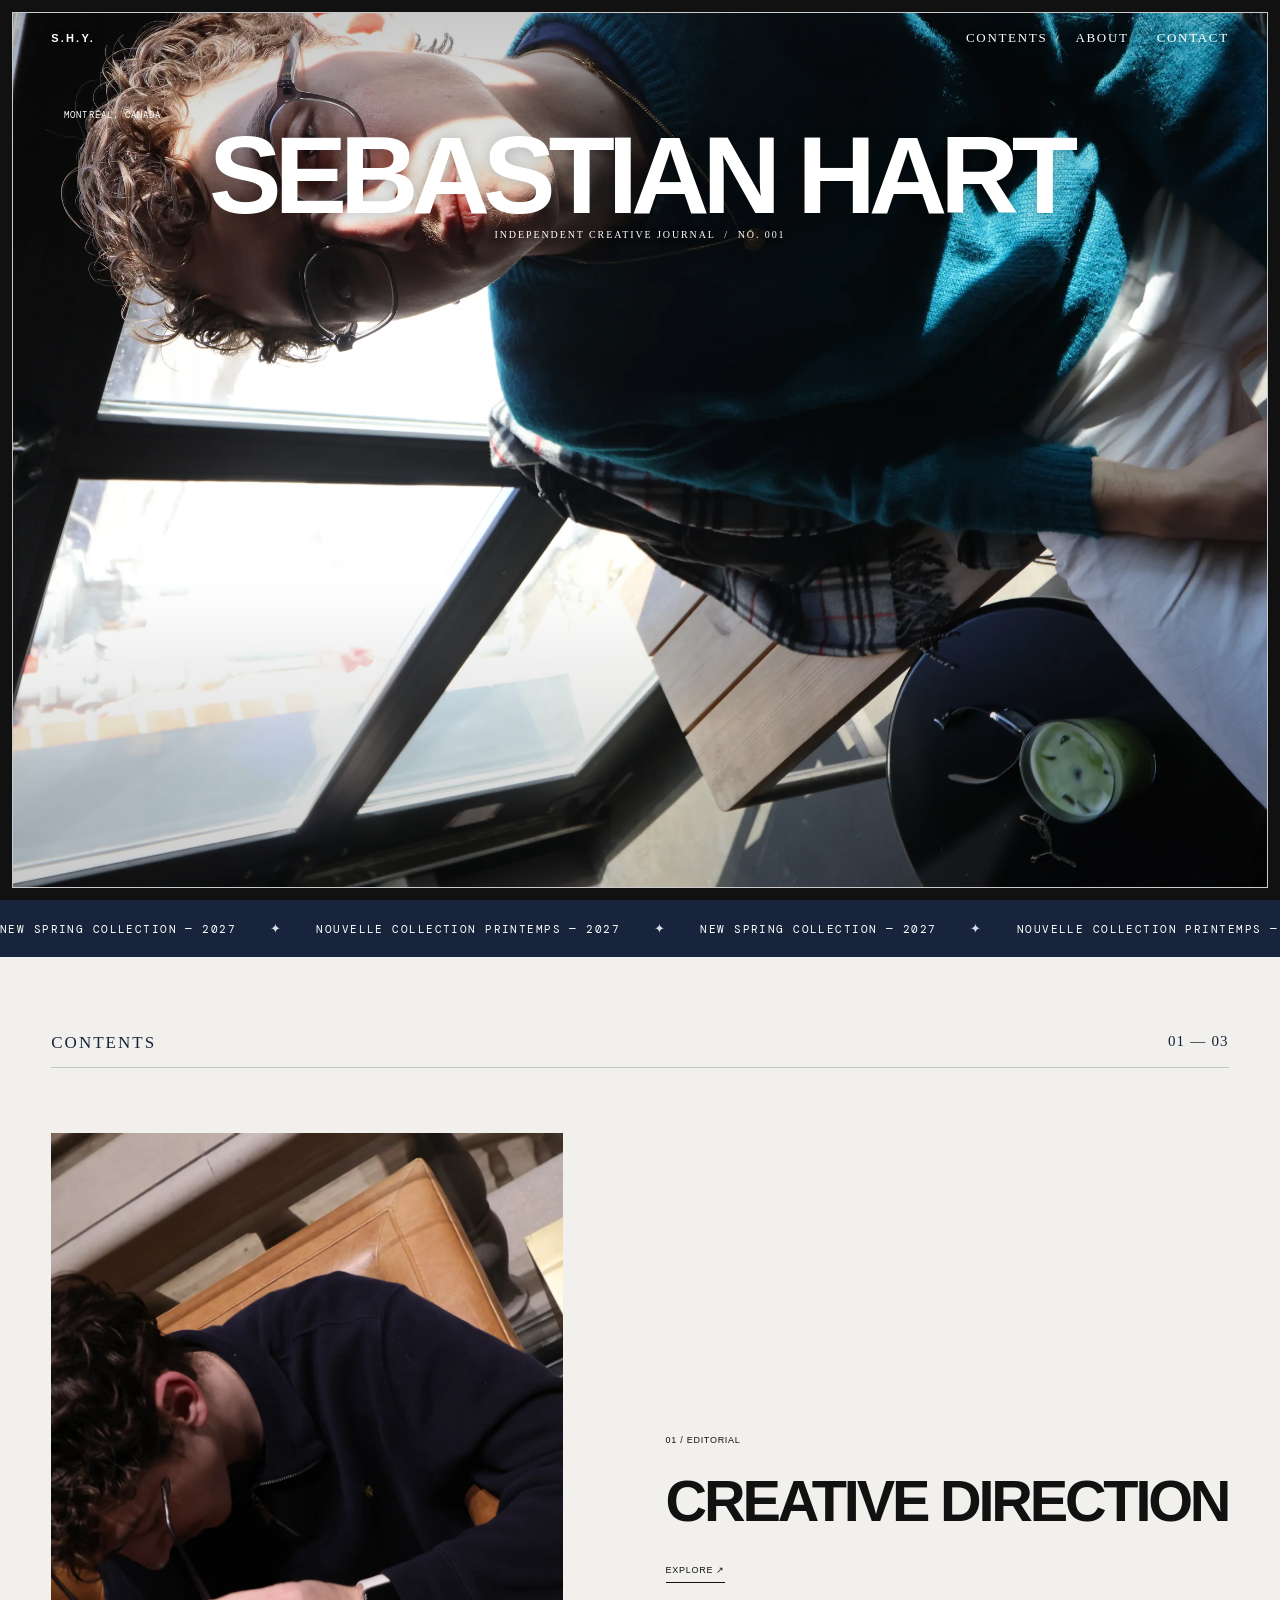
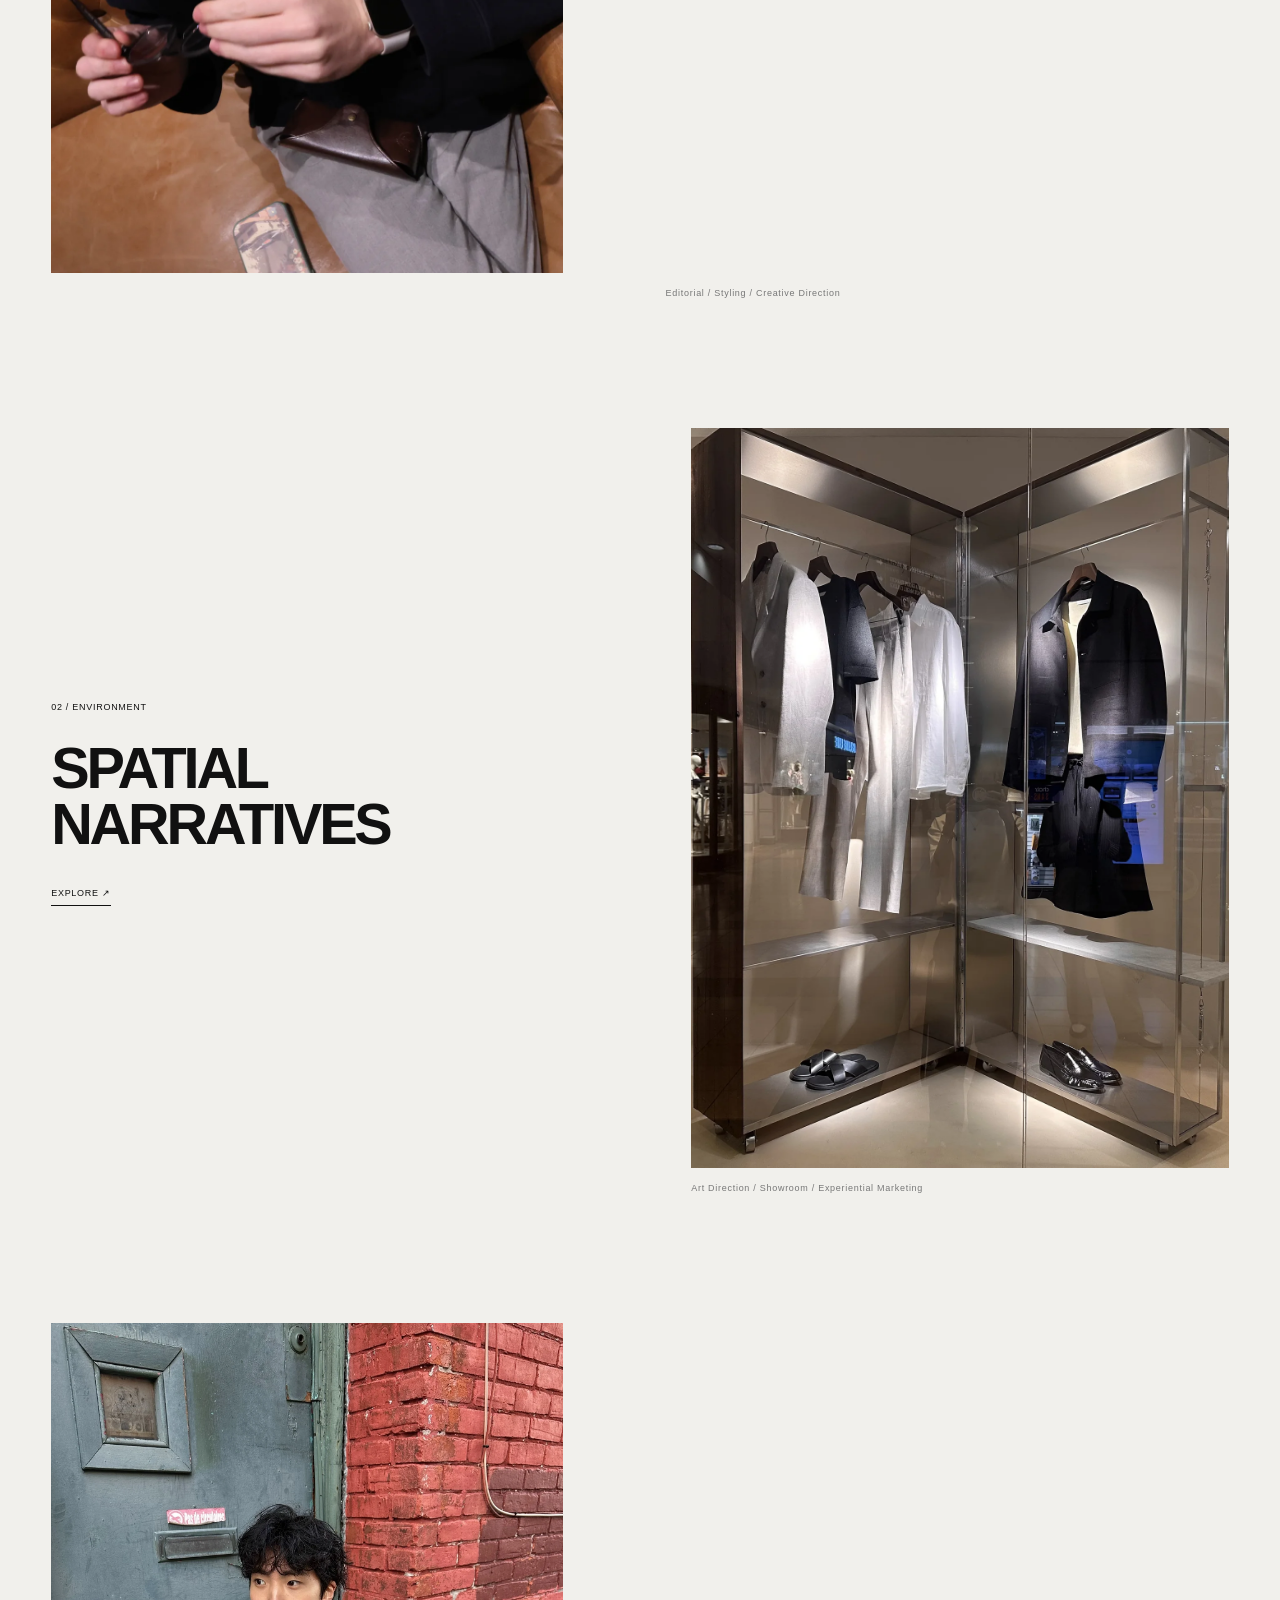
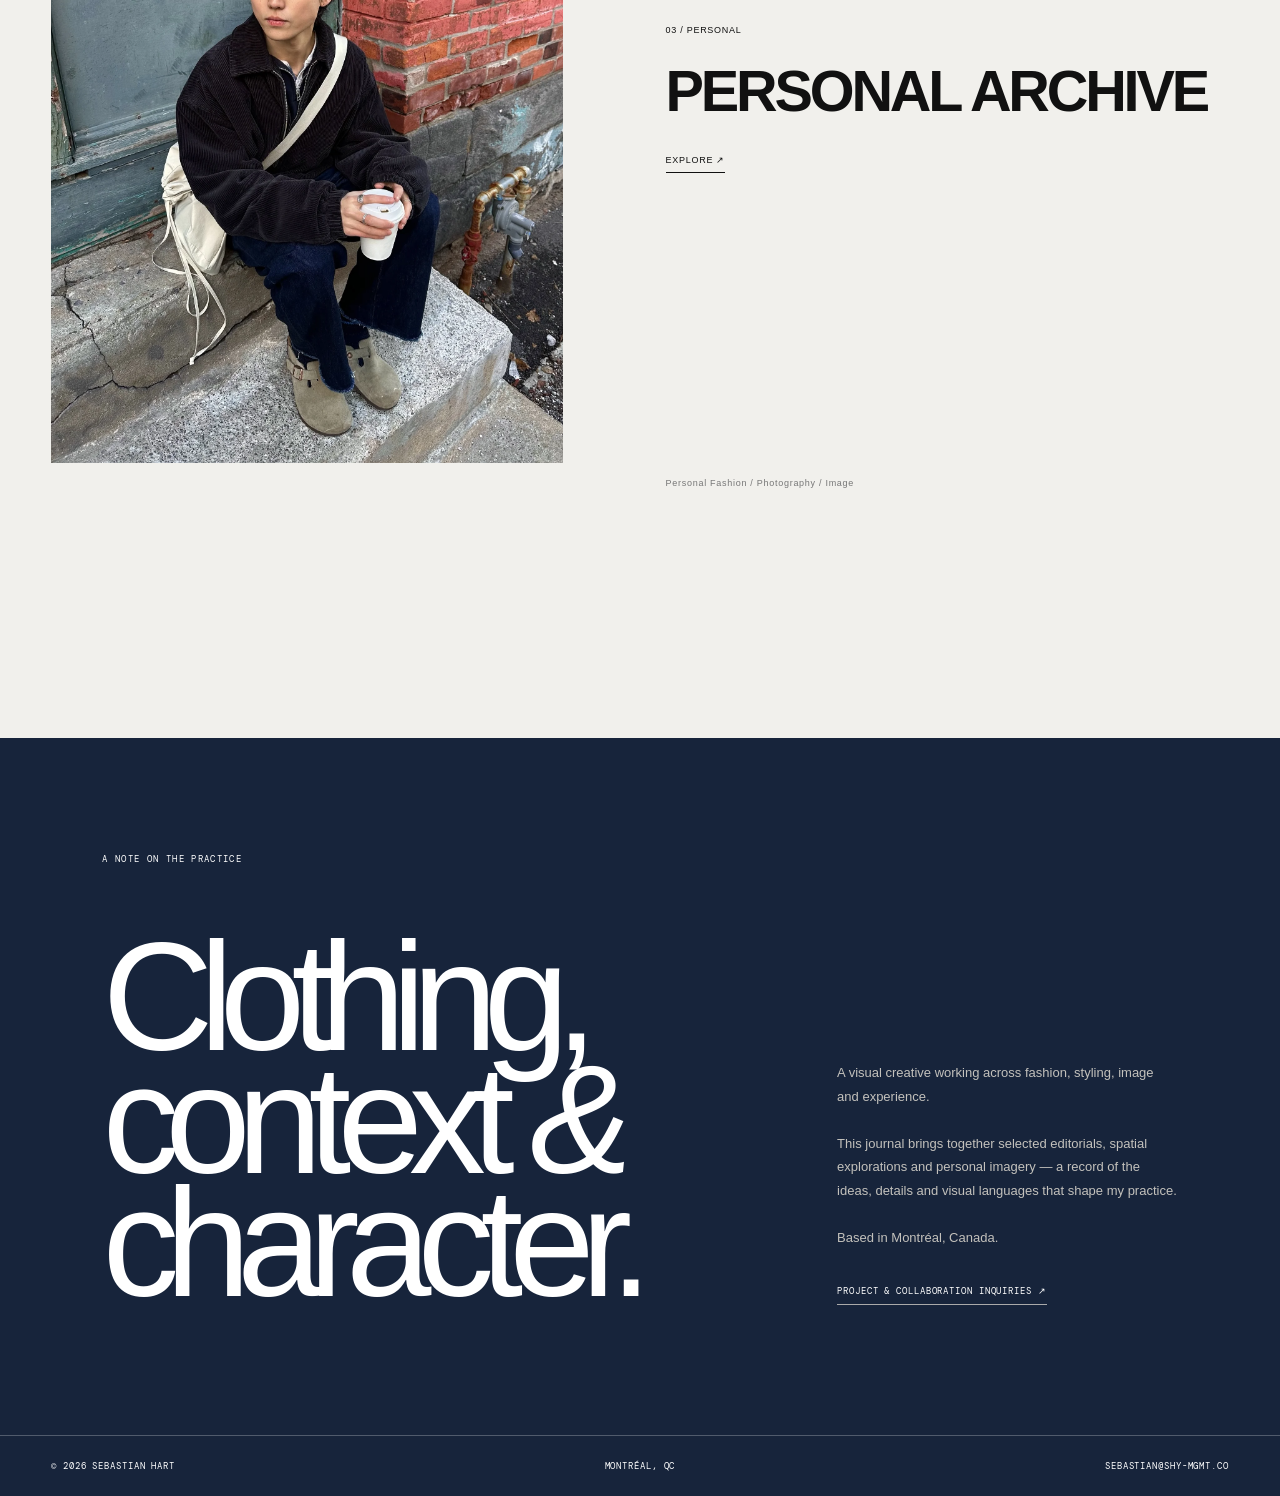
<file: index.html>
<!doctype html>
<html lang="en">
<head>
  <meta charset="utf-8">
  <meta name="viewport" content="width=device-width, initial-scale=1">
  <meta name="theme-color" content="#111">
  <meta name="description" content="Sebastian Hart — fashion, image and creative practice.">
  <title>Sebastian Hart — Fashion, Image, Experience</title>
  <link rel="stylesheet" href="style.css">
</head>
<body class="home-page">
  <header class="site-header">
    <a class="wordmark" href="index.html">S.H.Y.</a>
    <nav><a href="#contents">CONTENTS</a><a href="#about">ABOUT</a><a href="mailto:sebastian@shy-mgmt.co">CONTACT</a></nav>
    
  </header>

  <main>
    <section class="cover" aria-label="Sebastian Hart cover">
      <div class="cover-topline"><span>INDEPENDENT FASHION JOURNAL</span><span>ISSUE NO. 001 / 2026</span></div>
      <div class="cover-frame">
        <div class="cover-photo">
          <img src="images/project-01-02.webp" alt="Fashion editorial portrait in a teal knit look">
          <div class="cover-name">SEBASTIAN HART</div>
          <div class="cover-journal-line">INDEPENDENT CREATIVE JOURNAL&nbsp; / &nbsp;NO. 001</div>
          <div class="cover-meta"><span>MONTRÉAL, CANADA</span></div>
        </div>
      </div>
      <div class="cover-bottomline"><span>SELECTED WORK & VISUAL STORIES</span><a href="#contents">EXPLORE THE JOURNAL ↓</a></div>
    </section>

    <div class="marquee" aria-label="New Spring Collection 2027 / Nouvelle Collection Printemps 2027">
      <div class="marquee-track">
        <div class="marquee-group">
          <span>NEW SPRING COLLECTION — 2027</span><span class="marquee-star">✦</span>
          <span>NOUVELLE COLLECTION PRINTEMPS — 2027</span><span class="marquee-star">✦</span>
          <span>NEW SPRING COLLECTION — 2027</span><span class="marquee-star">✦</span>
          <span>NOUVELLE COLLECTION PRINTEMPS — 2027</span><span class="marquee-star">✦</span>
        </div>
        <div class="marquee-group" aria-hidden="true">
          <span>NEW SPRING COLLECTION — 2027</span><span class="marquee-star">✦</span>
          <span>NOUVELLE COLLECTION PRINTEMPS — 2027</span><span class="marquee-star">✦</span>
          <span>NEW SPRING COLLECTION — 2027</span><span class="marquee-star">✦</span>
          <span>NOUVELLE COLLECTION PRINTEMPS — 2027</span><span class="marquee-star">✦</span>
        </div>
      </div>
    </div>

    <section id="contents" class="contents-section">
      <div class="section-heading"><span>CONTENTS</span><span>01 — 03</span></div>
      <a class="category-card category-one" href="creative-direction.html">
        <div class="category-image"><img src="images/project-01-01.webp" alt="Fashion editorial portrait"></div>
        <div class="category-caption"><span>01 / EDITORIAL</span><h2>CREATIVE DIRECTION</h2><span class="category-enter">EXPLORE ↗</span></div>
        <p class="category-description">Editorial / Styling / Creative Direction</p>
      </a>
      <a class="category-card category-two" href="spatial-narratives.html">
        <div class="category-image"><img src="images/project-02-02.webp" alt="Fashion showroom display"></div>
        <div class="category-caption"><span>02 / ENVIRONMENT</span><h2>SPATIAL NARRATIVES</h2><span class="category-enter">EXPLORE ↗</span></div>
        <p class="category-description">Art Direction / Showroom / Experiential Marketing</p>
      </a>
      <a class="category-card category-three" href="personal-archive.html">
        <div class="category-image"><img src="images/project-03-02.webp" alt="Personal fashion portrait"></div>
        <div class="category-caption"><span>03 / PERSONAL</span><h2>PERSONAL ARCHIVE</h2><span class="category-enter">EXPLORE ↗</span></div>
        <p class="category-description">Personal Fashion / Photography / Image</p>
      </a>
    </section>

    <section id="about" class="about-section">
      <span class="eyebrow">A NOTE ON THE PRACTICE</span>
      <div class="about-layout">
        <h2>Clothing,<br>context <em>&</em><br>character.</h2>
        <div class="about-copy">
          <p>A visual creative working across fashion, styling, image and experience.</p>
          <p>This journal brings together selected editorials, spatial explorations and personal imagery — a record of the ideas, details and visual languages that shape my practice.</p>
          <p>Based in Montréal, Canada.</p>
          <a href="mailto:sebastian@shy-mgmt.co">PROJECT & COLLABORATION INQUIRIES ↗</a>
        </div>
      </div>
    </section>
  </main>

  <footer class="site-footer"><span>© 2026 SEBASTIAN HART</span><span>MONTRÉAL, QC</span><a href="mailto:sebastian@shy-mgmt.co">SEBASTIAN@SHY-MGMT.CO</a></footer>
  <script src="script.js"></script>
</body>
</html>
</file>
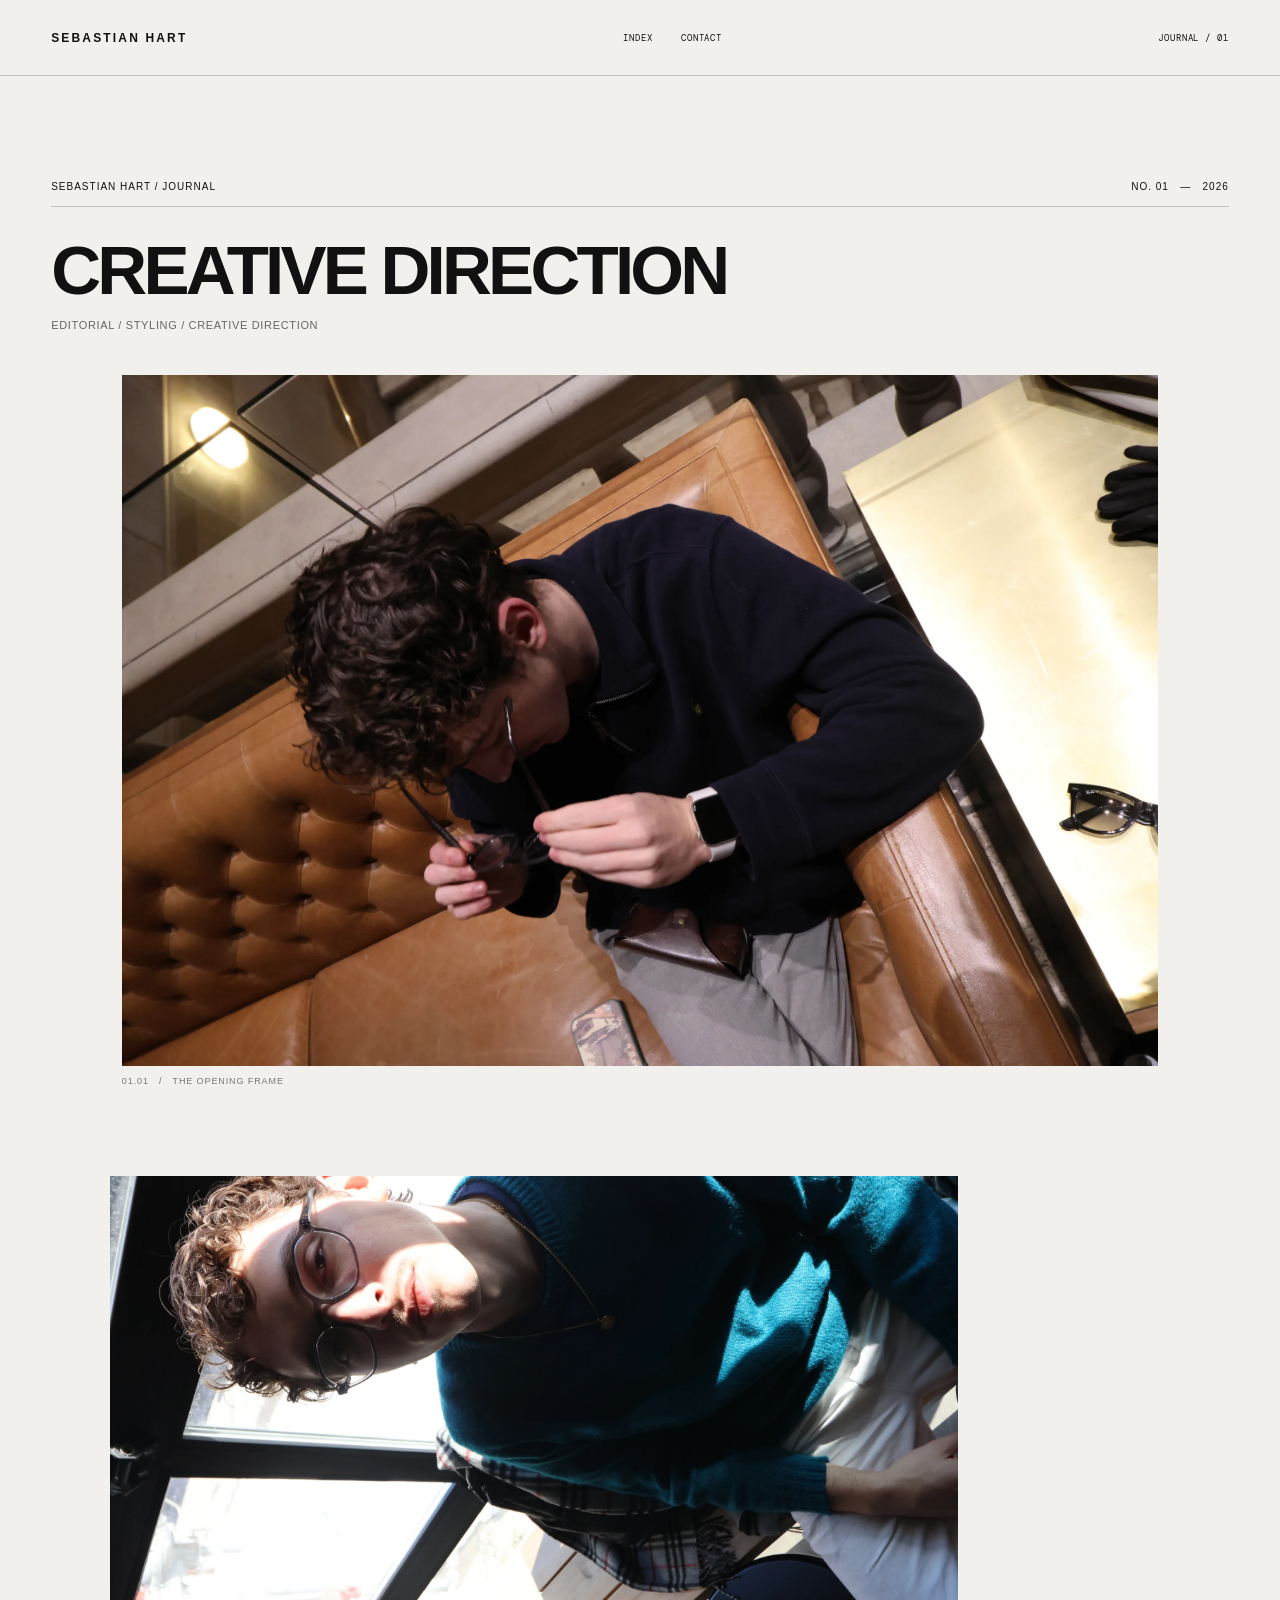
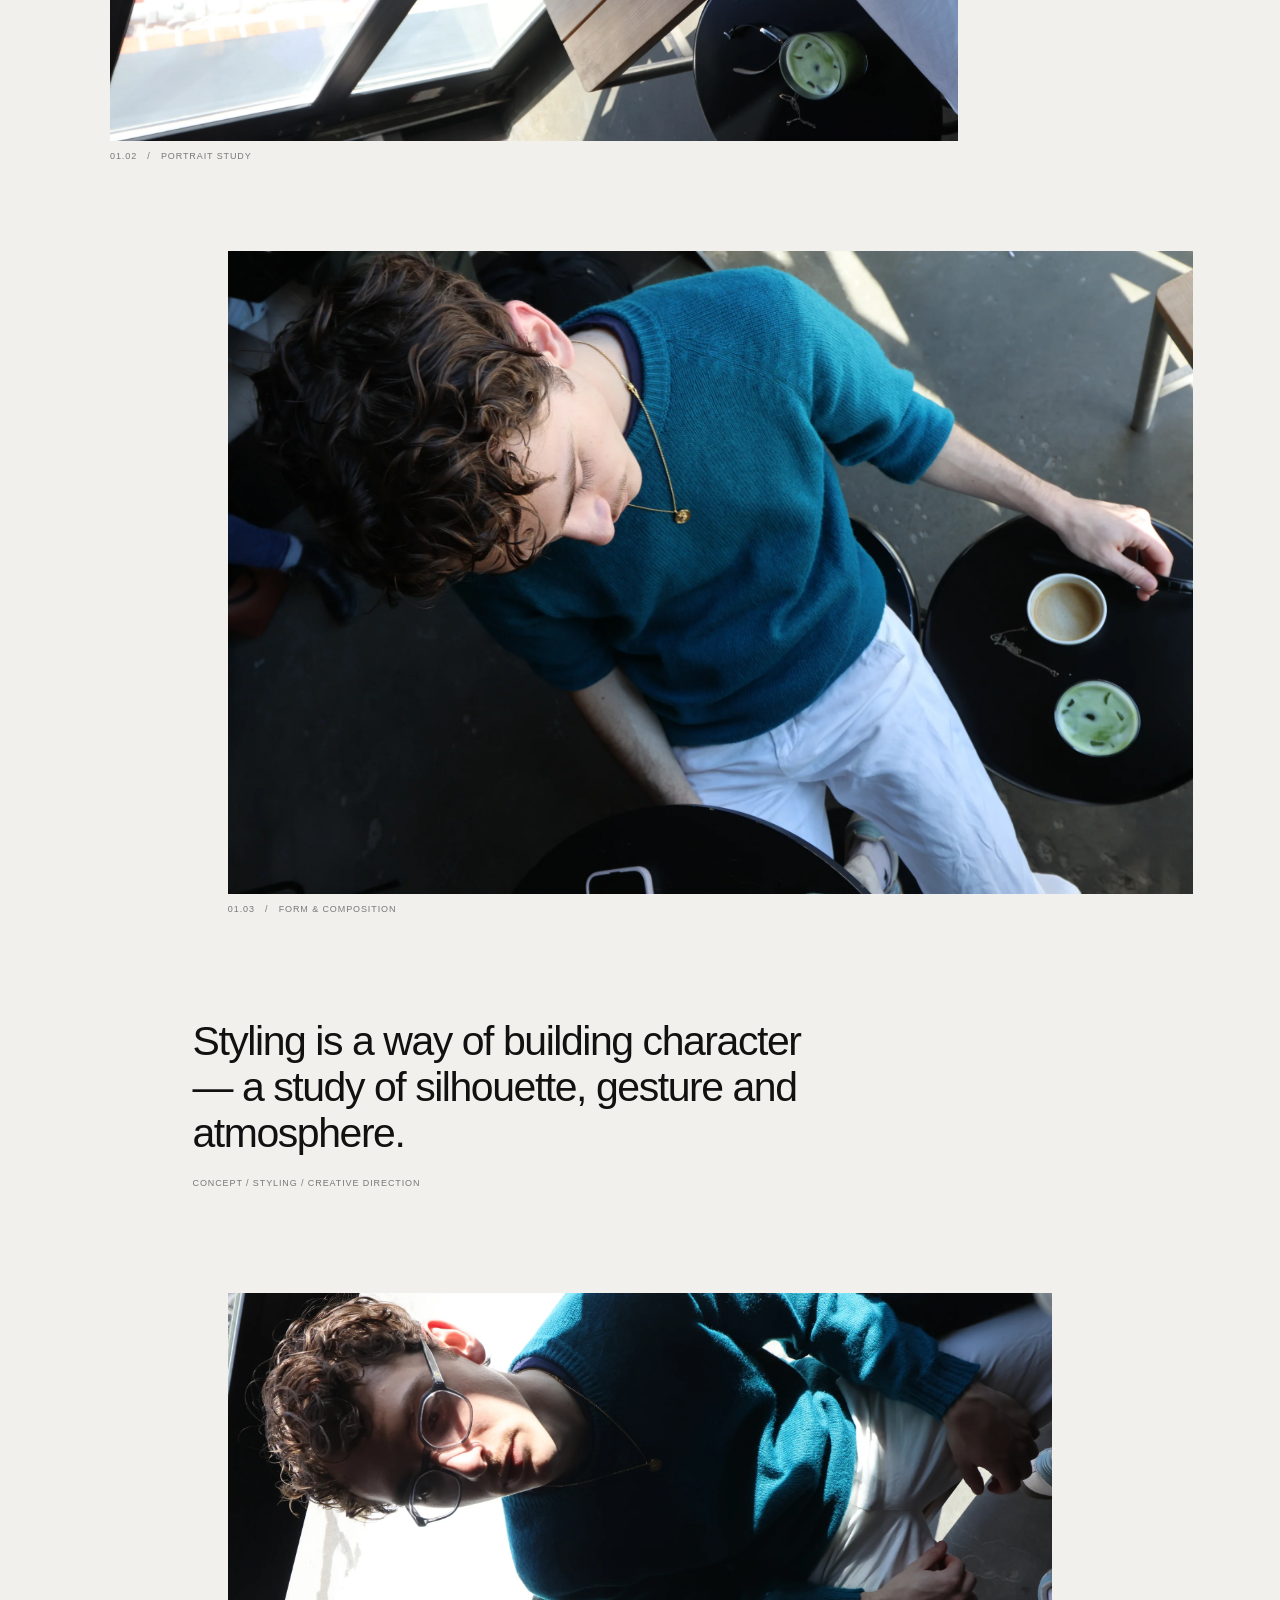
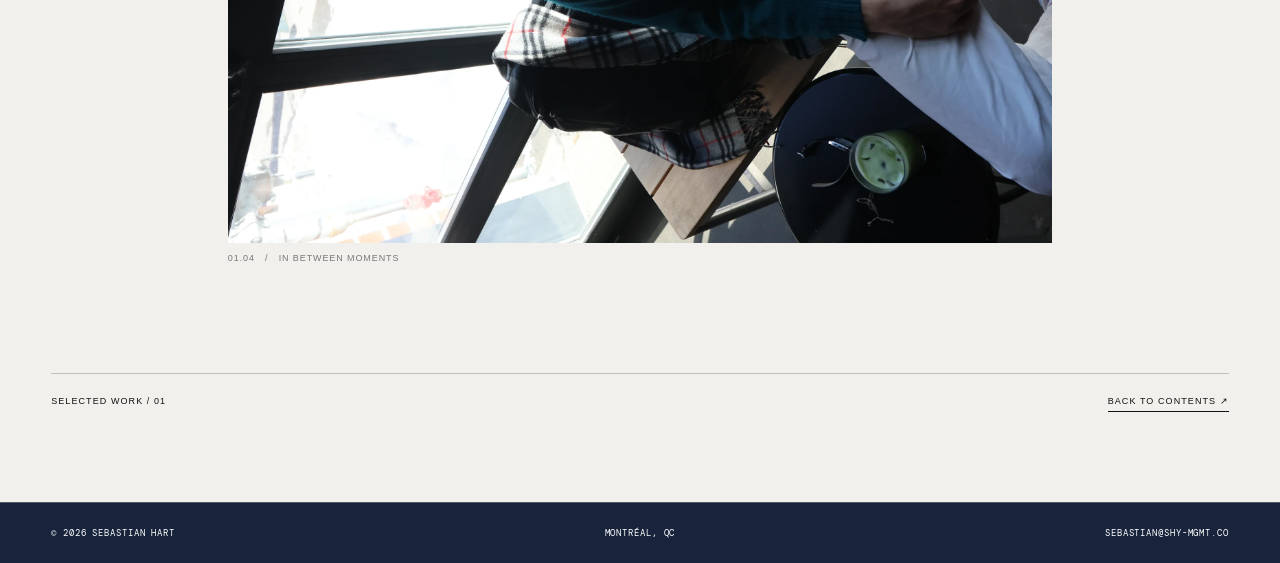
<file: creative-direction.html>
<!doctype html>
<html lang="en"><head><meta charset="utf-8"><meta name="viewport" content="width=device-width, initial-scale=1">
<meta name="theme-color" content="#f1f0ec"><meta name="description" content="An editorial study in styling, character and image-making. A model photographed through a personal visual concept.">
<title>Creative<br><em>Direction</em> — Sebastian Hart</title><link rel="stylesheet" href="style.css"></head>
<body>
<header class="site-header editorial-header"><a class="wordmark" href="index.html">SEBASTIAN HART</a><nav><a href="index.html#contents">INDEX</a><a href="mailto:sebastian@shy-mgmt.co">CONTACT</a></nav><span class="header-issue">JOURNAL / 01</span></header>
<main class="editorial-main">
  <div class="editorial-kicker"><span>SEBASTIAN HART / JOURNAL</span><span>NO. 01 &nbsp; — &nbsp; 2026</span></div>
  <h1 class="editorial-title">CREATIVE DIRECTION</h1>
  <p class="editorial-deck">Editorial / Styling / Creative Direction</p>
  <section class="story-grid" aria-label="CREATIVE DIRECTION">
    <figure class="story-image span-8 offset-1 tall">
          <img src="images/project-01-01.webp" alt="A fashion portrait in a dark look, seated in a warm interior." loading="eager">
          <figcaption>01.01 &nbsp; / &nbsp; THE OPENING FRAME</figcaption>
        </figure><figure class="story-image span-5 offset-2 tall">
          <img src="images/project-01-02.webp" alt="A close portrait in a teal knit, seen from above." loading="lazy">
          <figcaption>01.02 &nbsp; / &nbsp; PORTRAIT STUDY</figcaption>
        </figure><figure class="story-image span-7 offset-1 wide">
          <img src="images/project-01-03.webp" alt="A top-down composition exploring the silhouette and setting." loading="lazy">
          <figcaption>01.03 &nbsp; / &nbsp; FORM & COMPOSITION</figcaption>
        </figure><div class="story-note"><p>Styling is a way of building character — a study of silhouette, gesture and atmosphere.</p><span>CONCEPT / STYLING / CREATIVE DIRECTION</span></div><figure class="story-image span-6 offset-2 tall">
          <img src="images/project-01-04.webp" alt="A candid fashion portrait beside a window." loading="lazy">
          <figcaption>01.04 &nbsp; / &nbsp; IN BETWEEN MOMENTS</figcaption>
        </figure>
  </section>
  <div class="story-end"><span>SELECTED WORK / 01</span><a href="index.html#contents">BACK TO CONTENTS ↗</a></div>
</main>
<footer class="site-footer"><span>© 2026 SEBASTIAN HART</span><span>MONTRÉAL, QC</span><a href="mailto:sebastian@shy-mgmt.co">SEBASTIAN@SHY-MGMT.CO</a></footer>
<script src="script.js"></script></body></html>
</file>
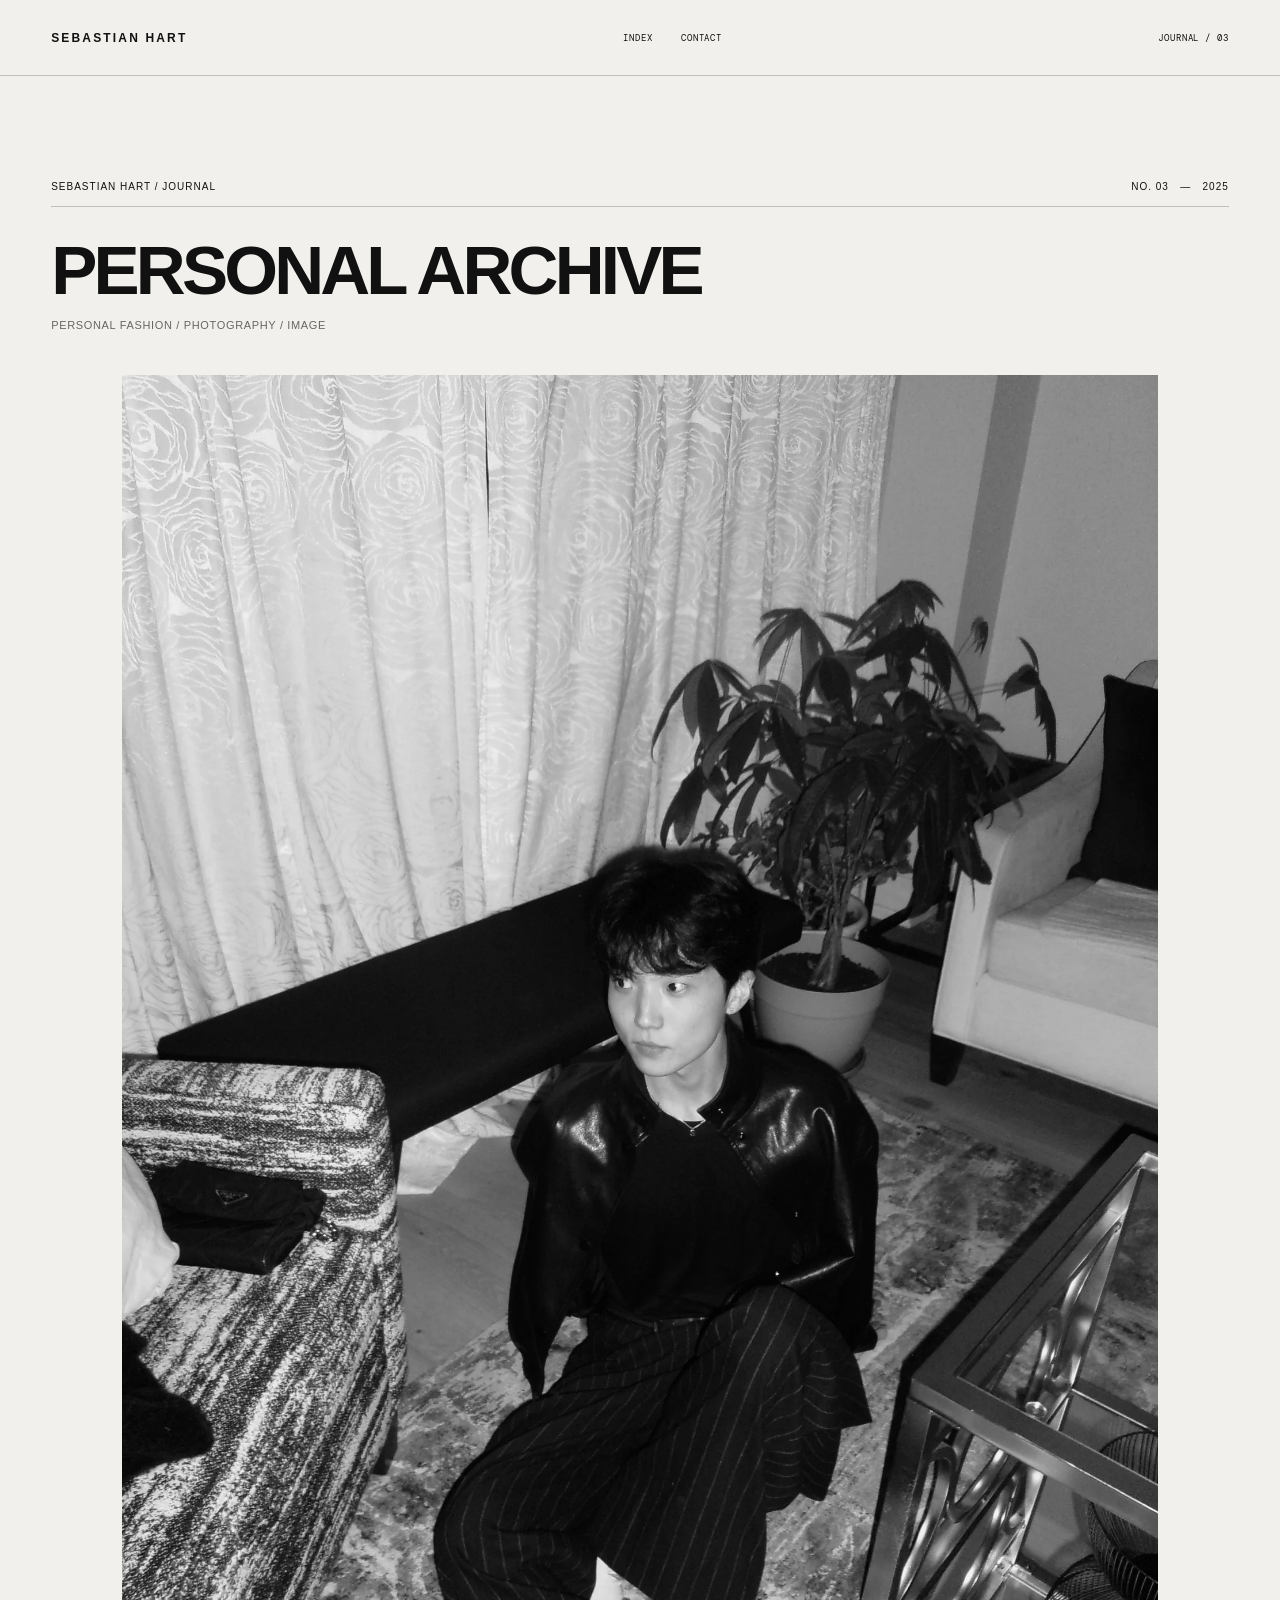
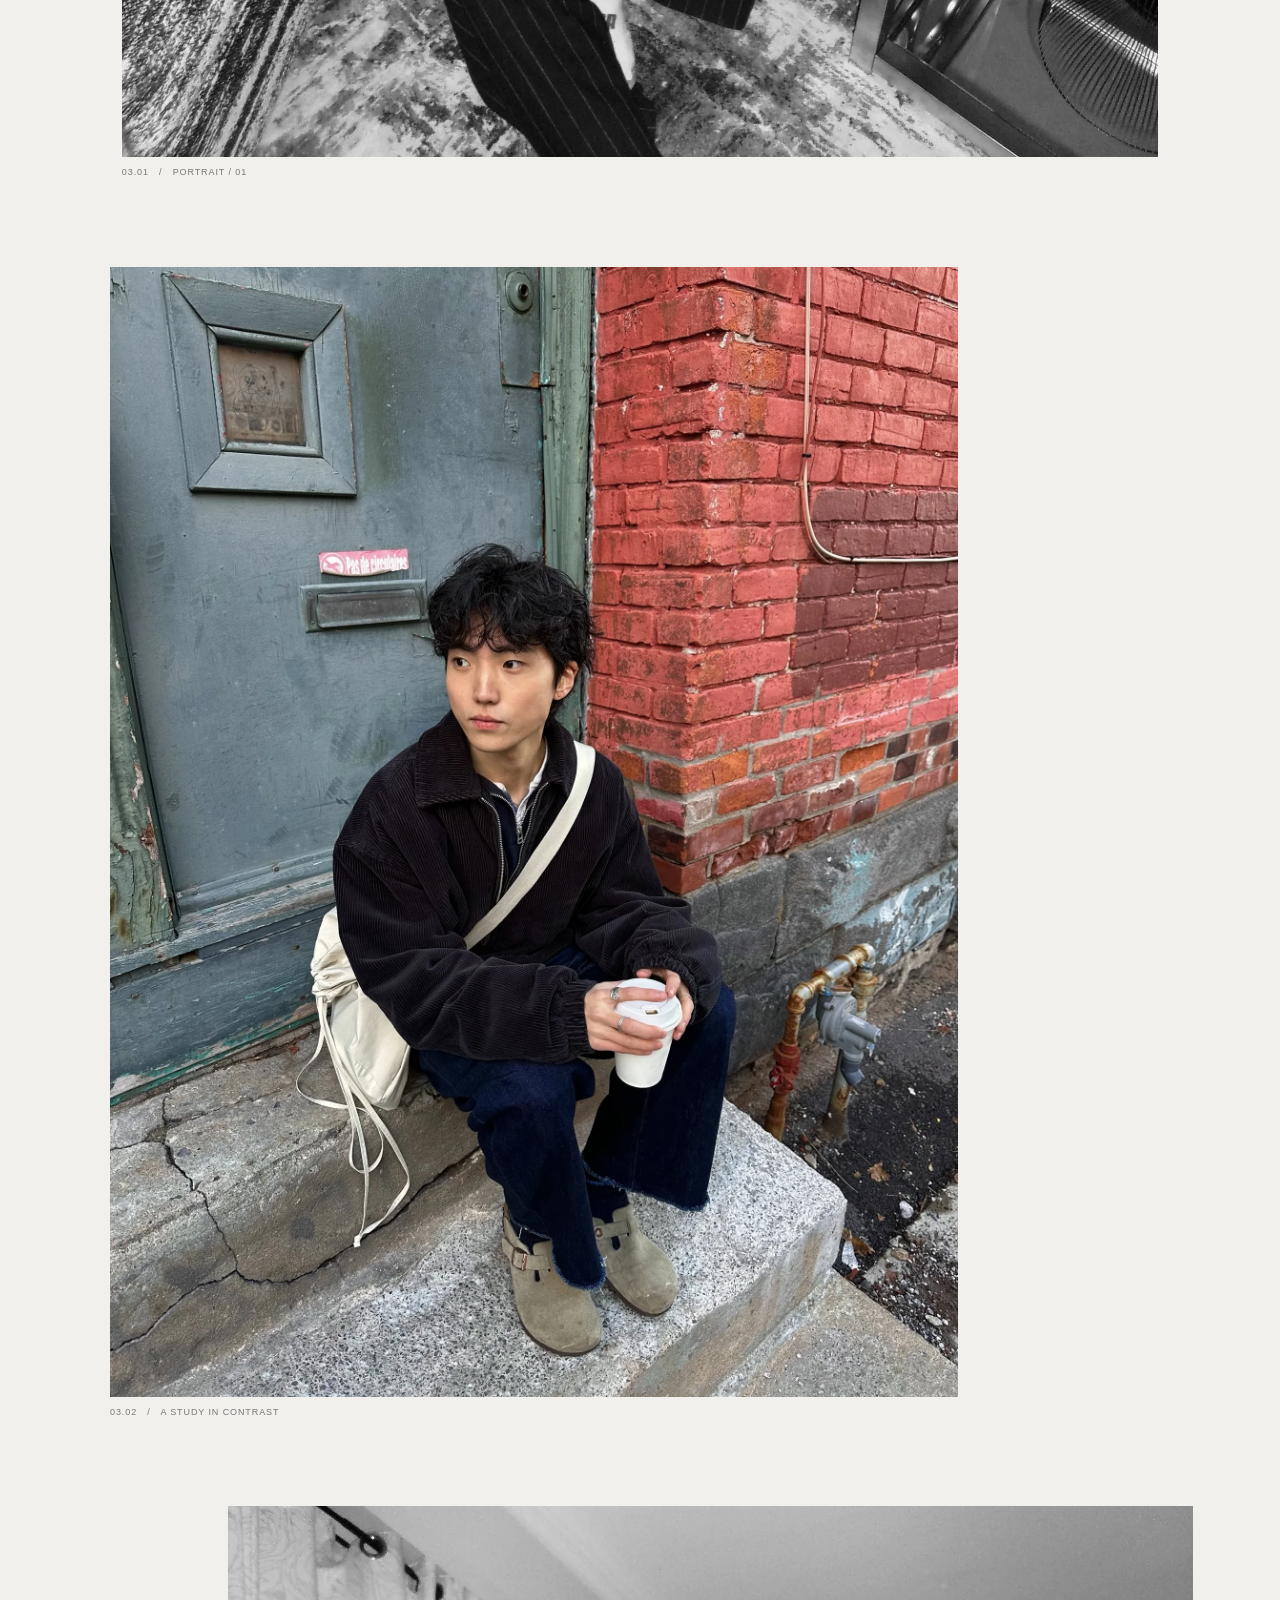
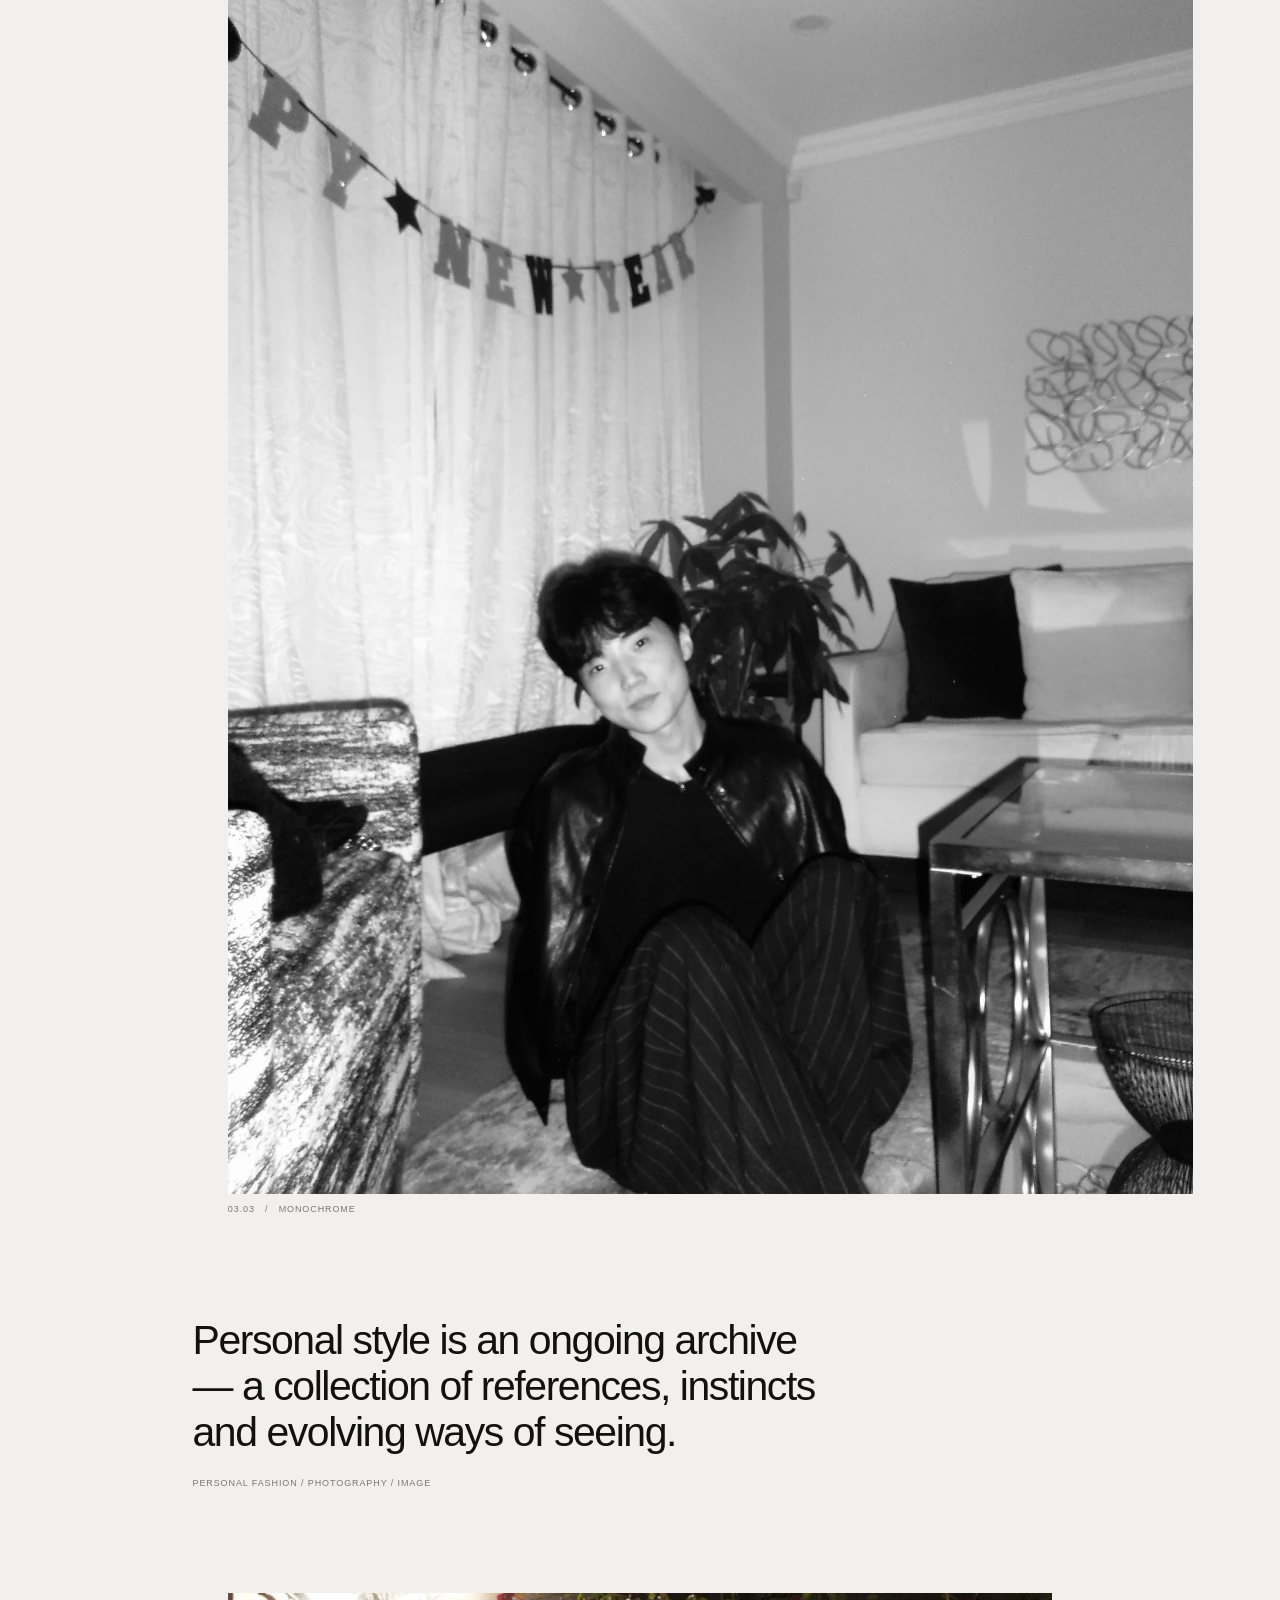
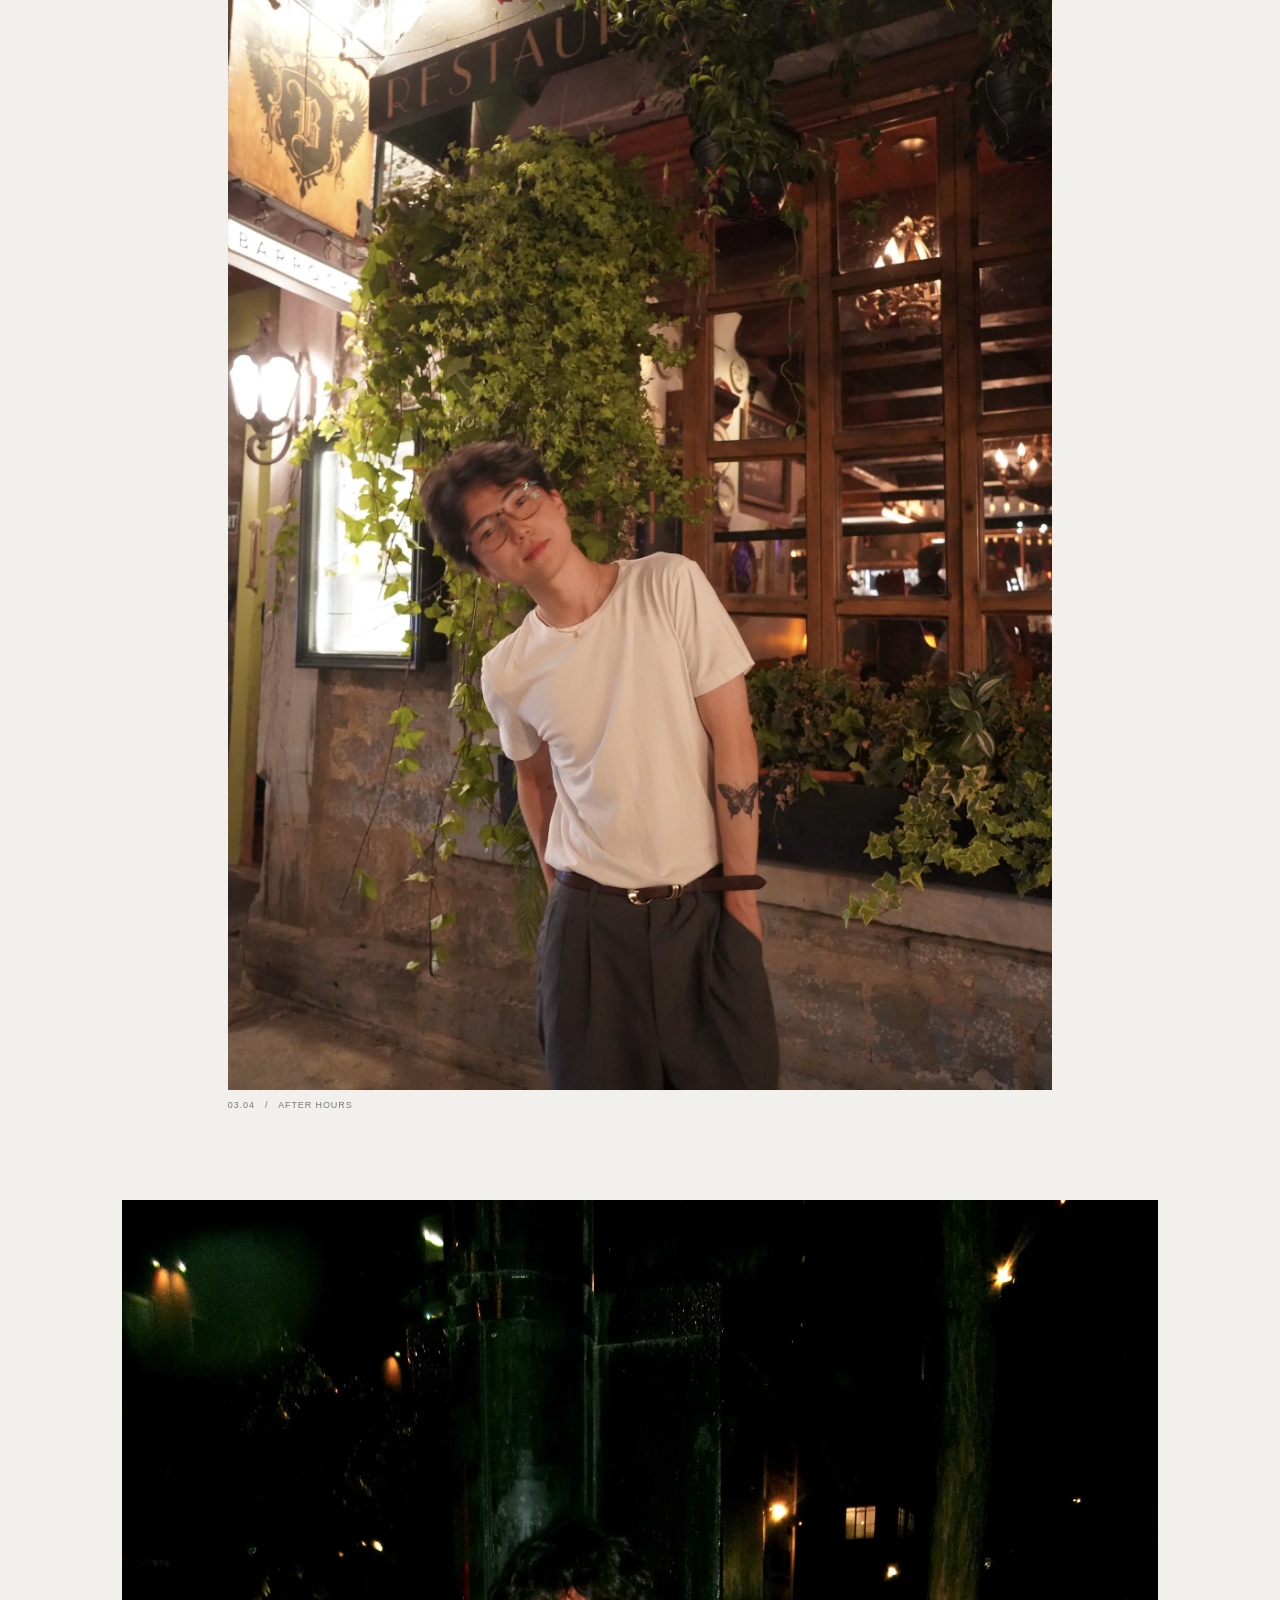
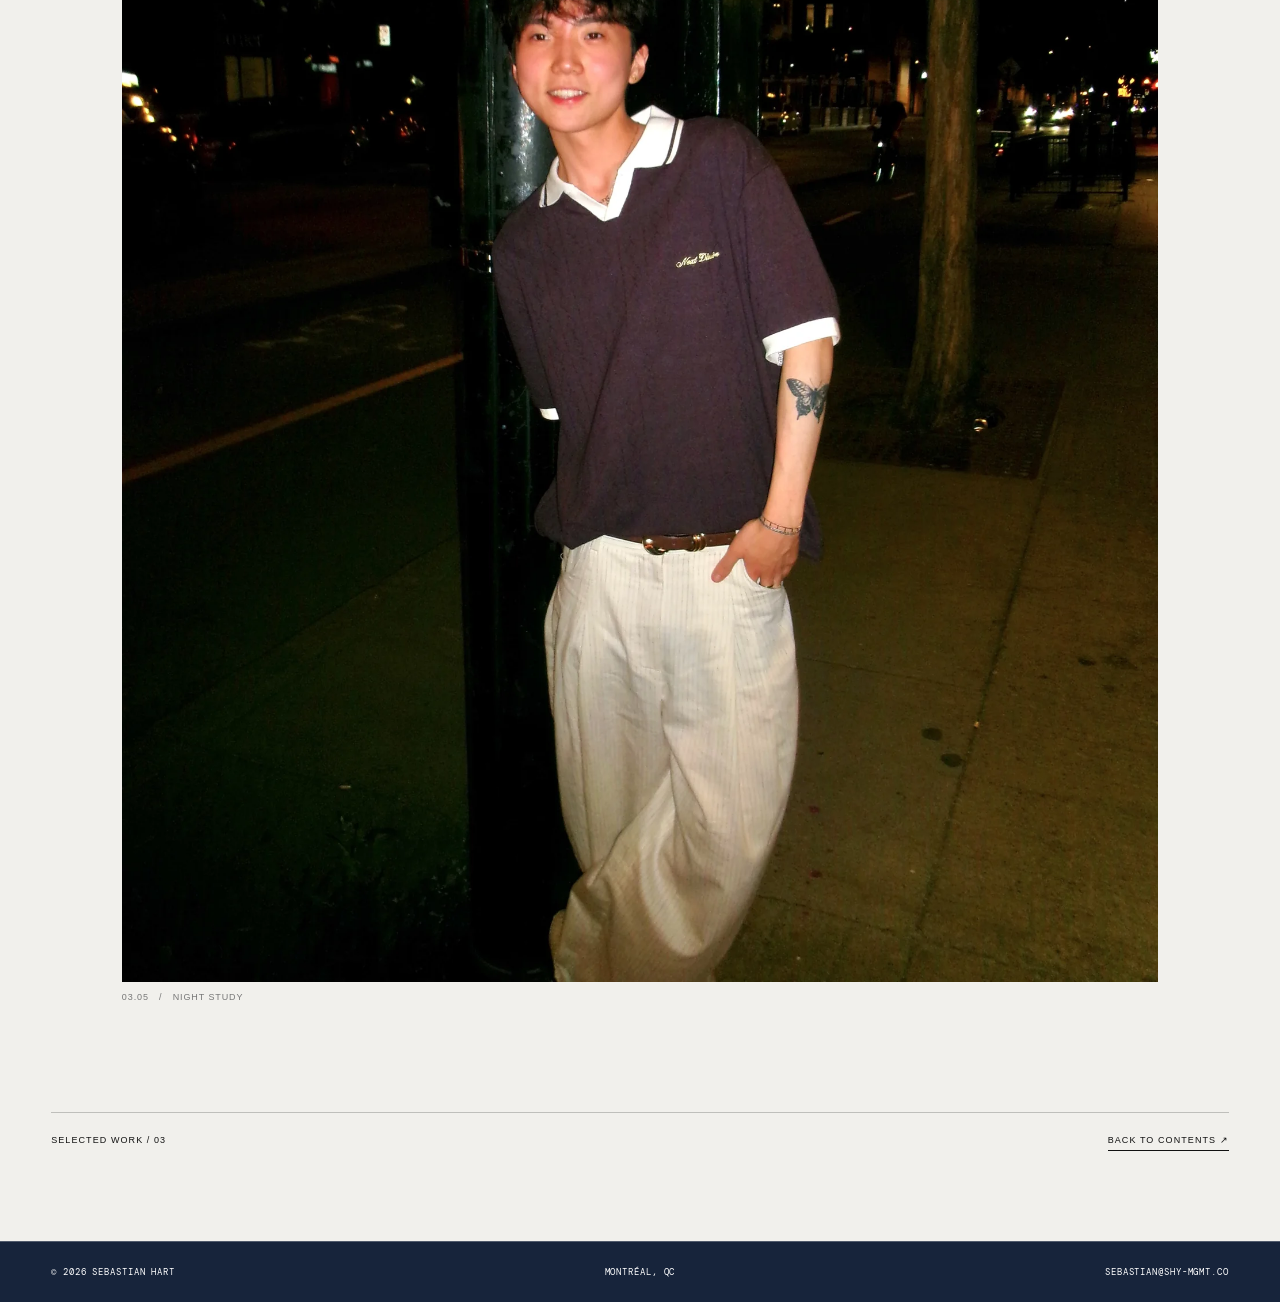
<file: personal-archive.html>
<!doctype html>
<html lang="en"><head><meta charset="utf-8"><meta name="viewport" content="width=device-width, initial-scale=1">
<meta name="theme-color" content="#f1f0ec"><meta name="description" content="Personal fashion imagery, self-portraiture and moments of dressing, moving and being seen.">
<title>Personal<br><em>Archive</em> — Sebastian Hart</title><link rel="stylesheet" href="style.css"></head>
<body>
<header class="site-header editorial-header"><a class="wordmark" href="index.html">SEBASTIAN HART</a><nav><a href="index.html#contents">INDEX</a><a href="mailto:sebastian@shy-mgmt.co">CONTACT</a></nav><span class="header-issue">JOURNAL / 03</span></header>
<main class="editorial-main">
  <div class="editorial-kicker"><span>SEBASTIAN HART / JOURNAL</span><span>NO. 03 &nbsp; — &nbsp; 2025</span></div>
  <h1 class="editorial-title">PERSONAL ARCHIVE</h1>
  <p class="editorial-deck">Personal Fashion / Photography / Image</p>
  <section class="story-grid" aria-label="PERSONAL ARCHIVE">
    <figure class="story-image span-6 offset-1 tall">
          <img src="images/project-03-01.webp" alt="A black-and-white portrait in a dark tailored look." loading="eager">
          <figcaption>03.01 &nbsp; / &nbsp; PORTRAIT / 01</figcaption>
        </figure><figure class="story-image span-5 offset-2 tall">
          <img src="images/project-03-02.webp" alt="A street portrait against a textured brick wall." loading="lazy">
          <figcaption>03.02 &nbsp; / &nbsp; A STUDY IN CONTRAST</figcaption>
        </figure><figure class="story-image span-7 offset-1 tall">
          <img src="images/project-03-03.webp" alt="A seated portrait in a dark outfit." loading="lazy">
          <figcaption>03.03 &nbsp; / &nbsp; MONOCHROME</figcaption>
        </figure><div class="story-note"><p>Personal style is an ongoing archive — a collection of references, instincts and evolving ways of seeing.</p><span>PERSONAL FASHION / PHOTOGRAPHY / IMAGE</span></div><figure class="story-image span-6 offset-2 tall">
          <img src="images/project-03-04.webp" alt="A warm evening portrait outside a restaurant." loading="lazy">
          <figcaption>03.04 &nbsp; / &nbsp; AFTER HOURS</figcaption>
        </figure><figure class="story-image span-5 offset-1 tall">
          <img src="images/project-03-05.webp" alt="A street-style portrait photographed at night." loading="lazy">
          <figcaption>03.05 &nbsp; / &nbsp; NIGHT STUDY</figcaption>
        </figure>
  </section>
  <div class="story-end"><span>SELECTED WORK / 03</span><a href="index.html#contents">BACK TO CONTENTS ↗</a></div>
</main>
<footer class="site-footer"><span>© 2026 SEBASTIAN HART</span><span>MONTRÉAL, QC</span><a href="mailto:sebastian@shy-mgmt.co">SEBASTIAN@SHY-MGMT.CO</a></footer>
<script src="script.js"></script></body></html>
</file>
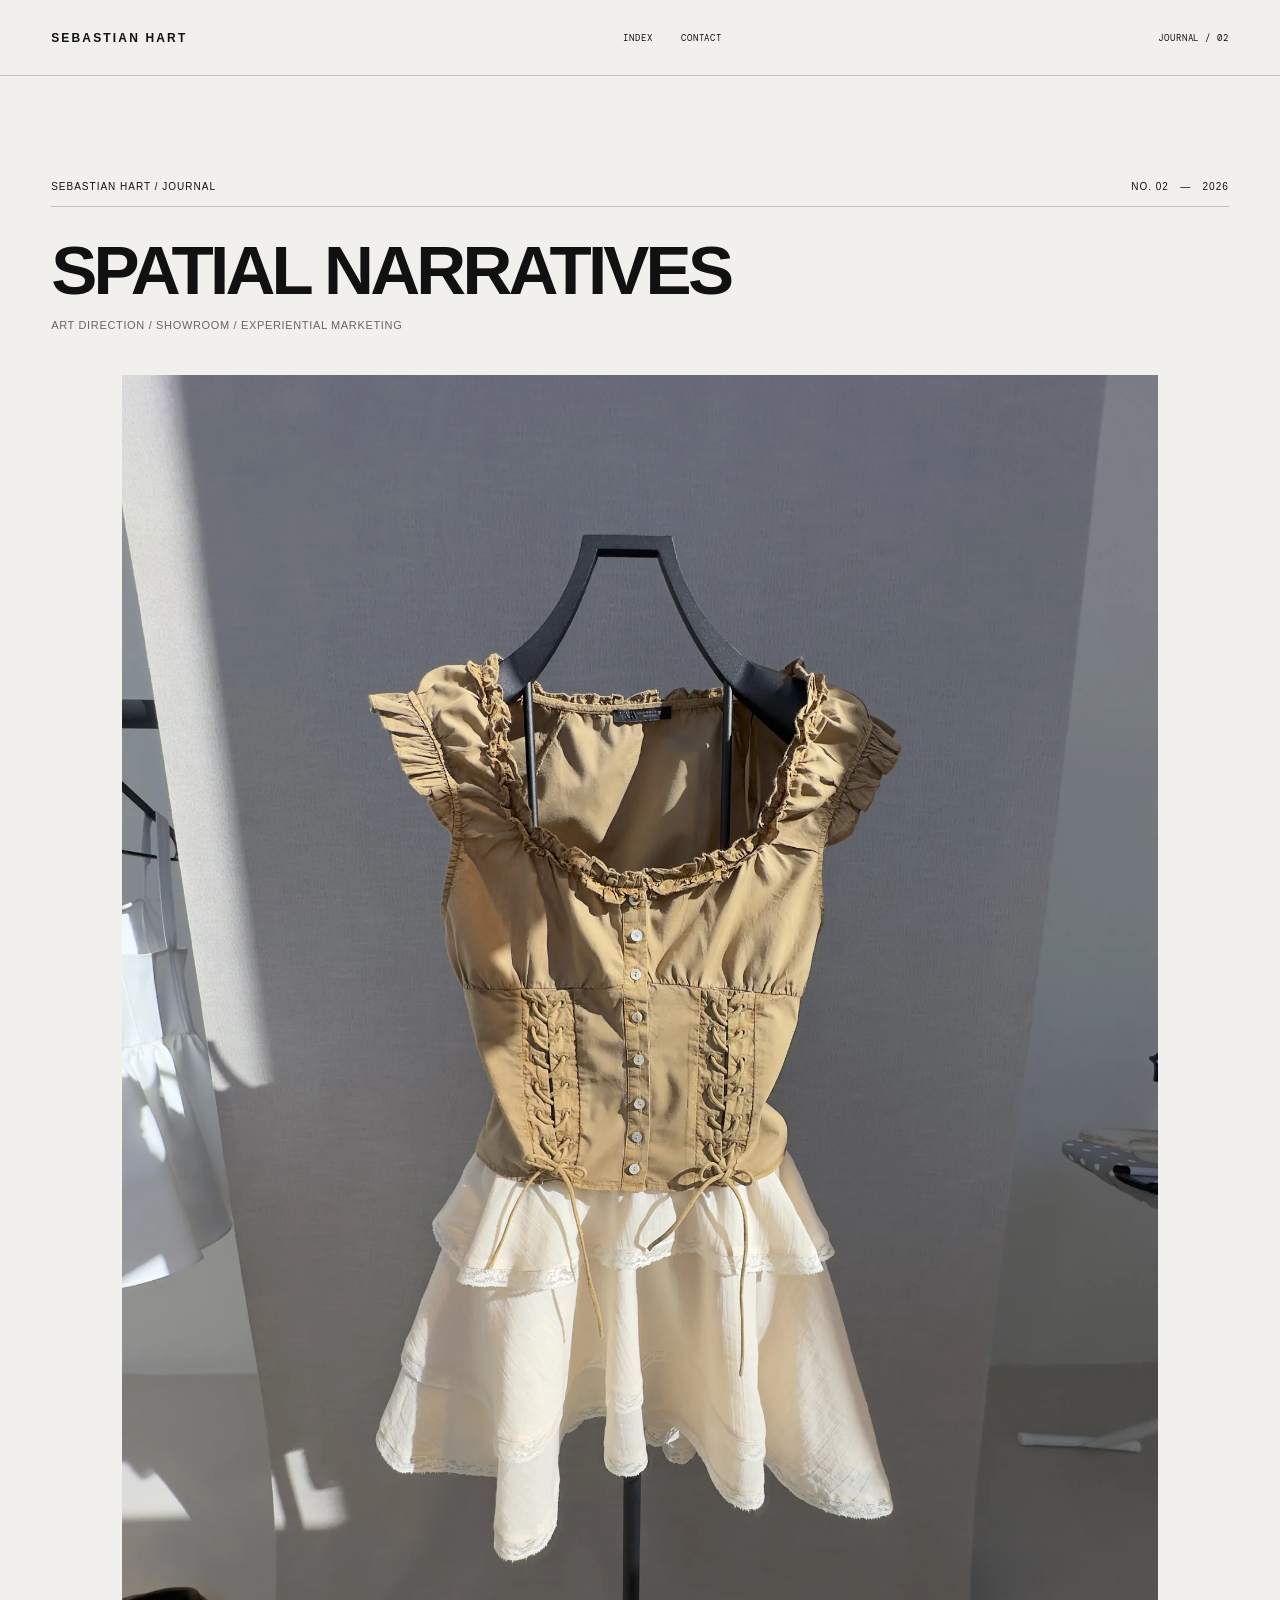
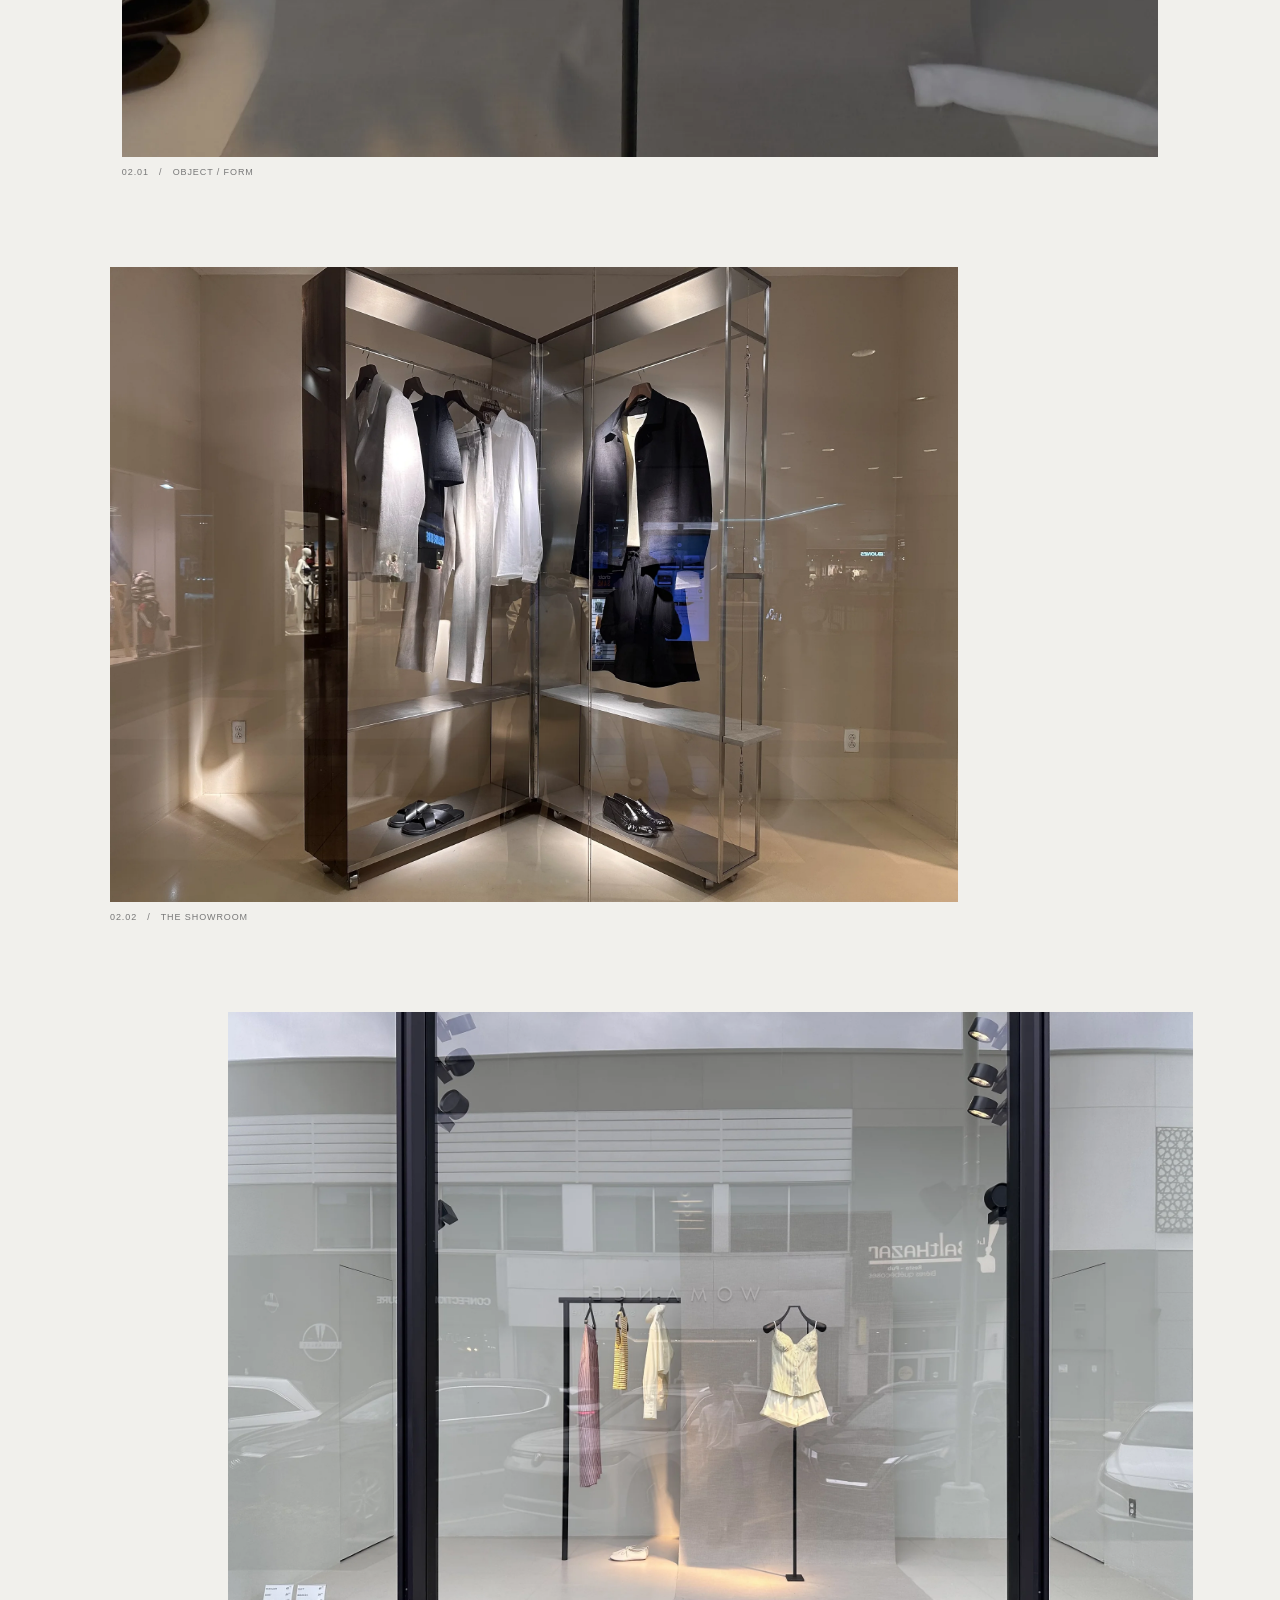
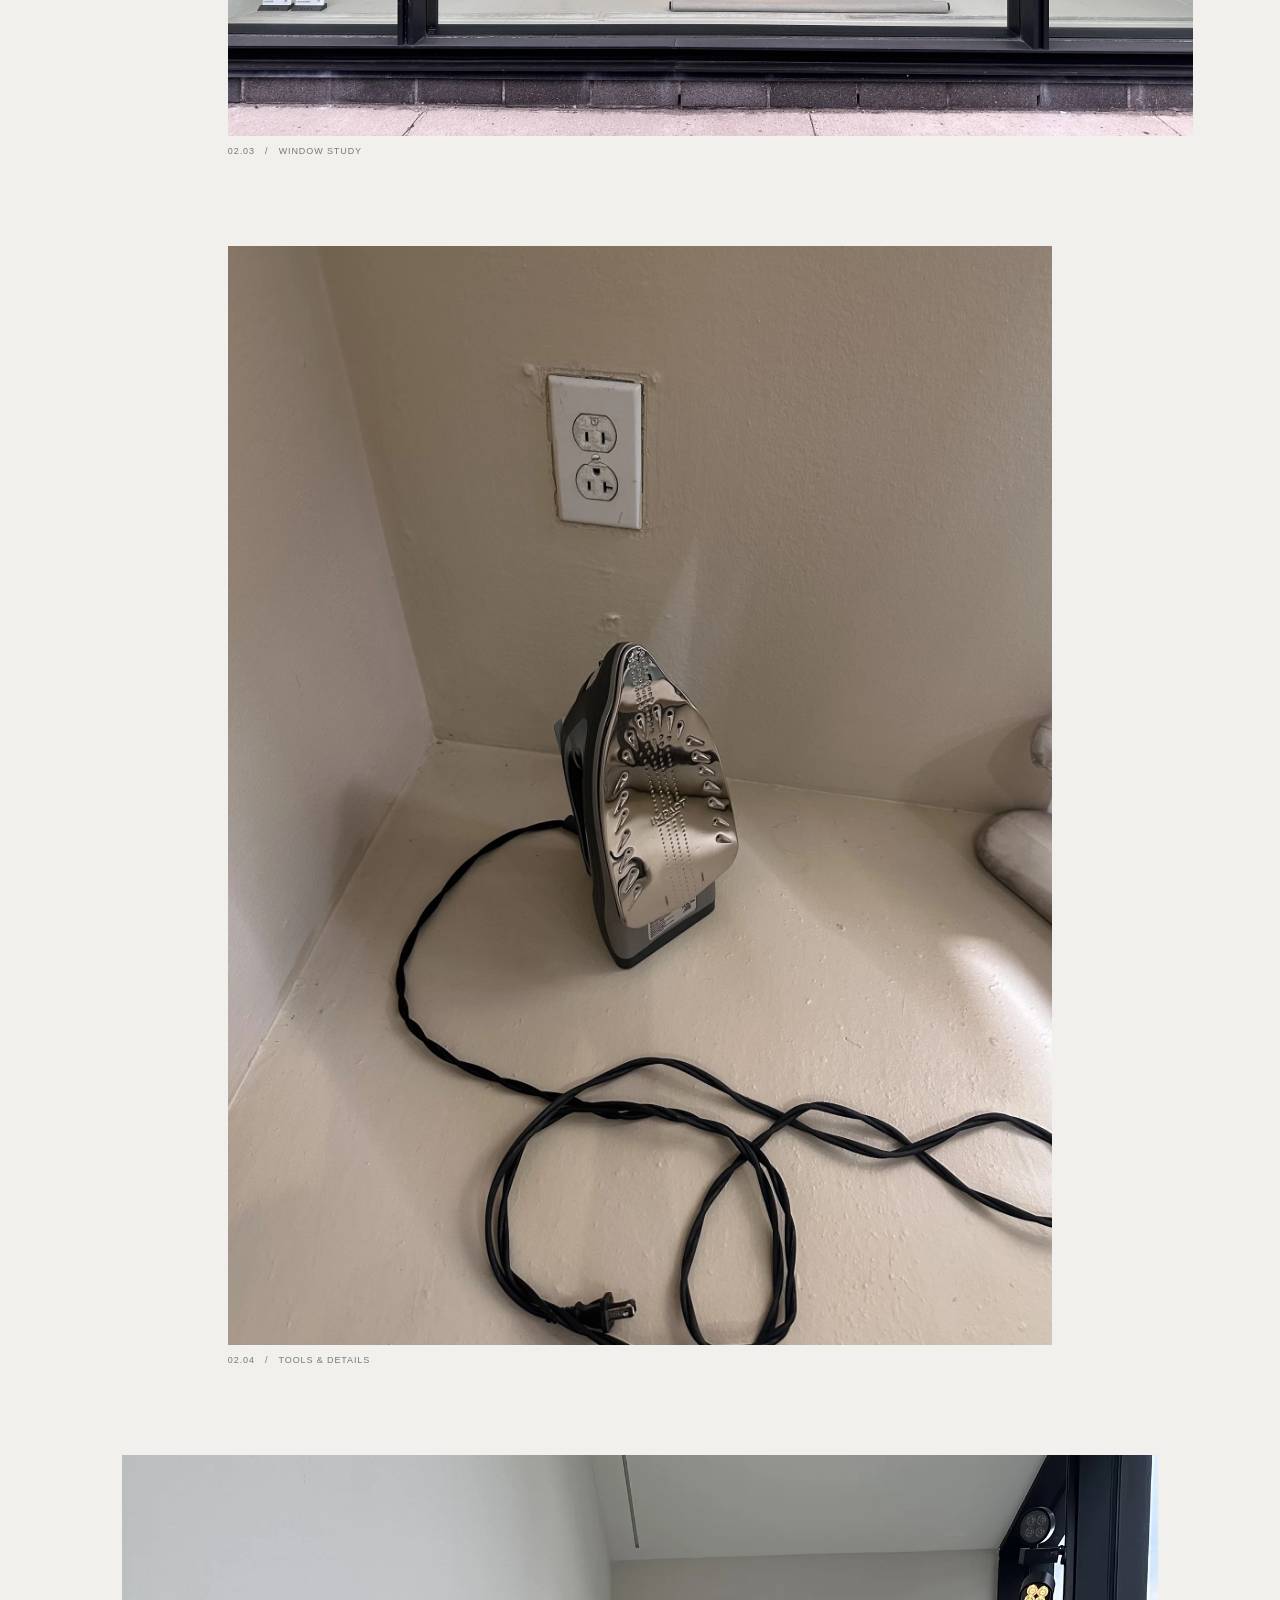
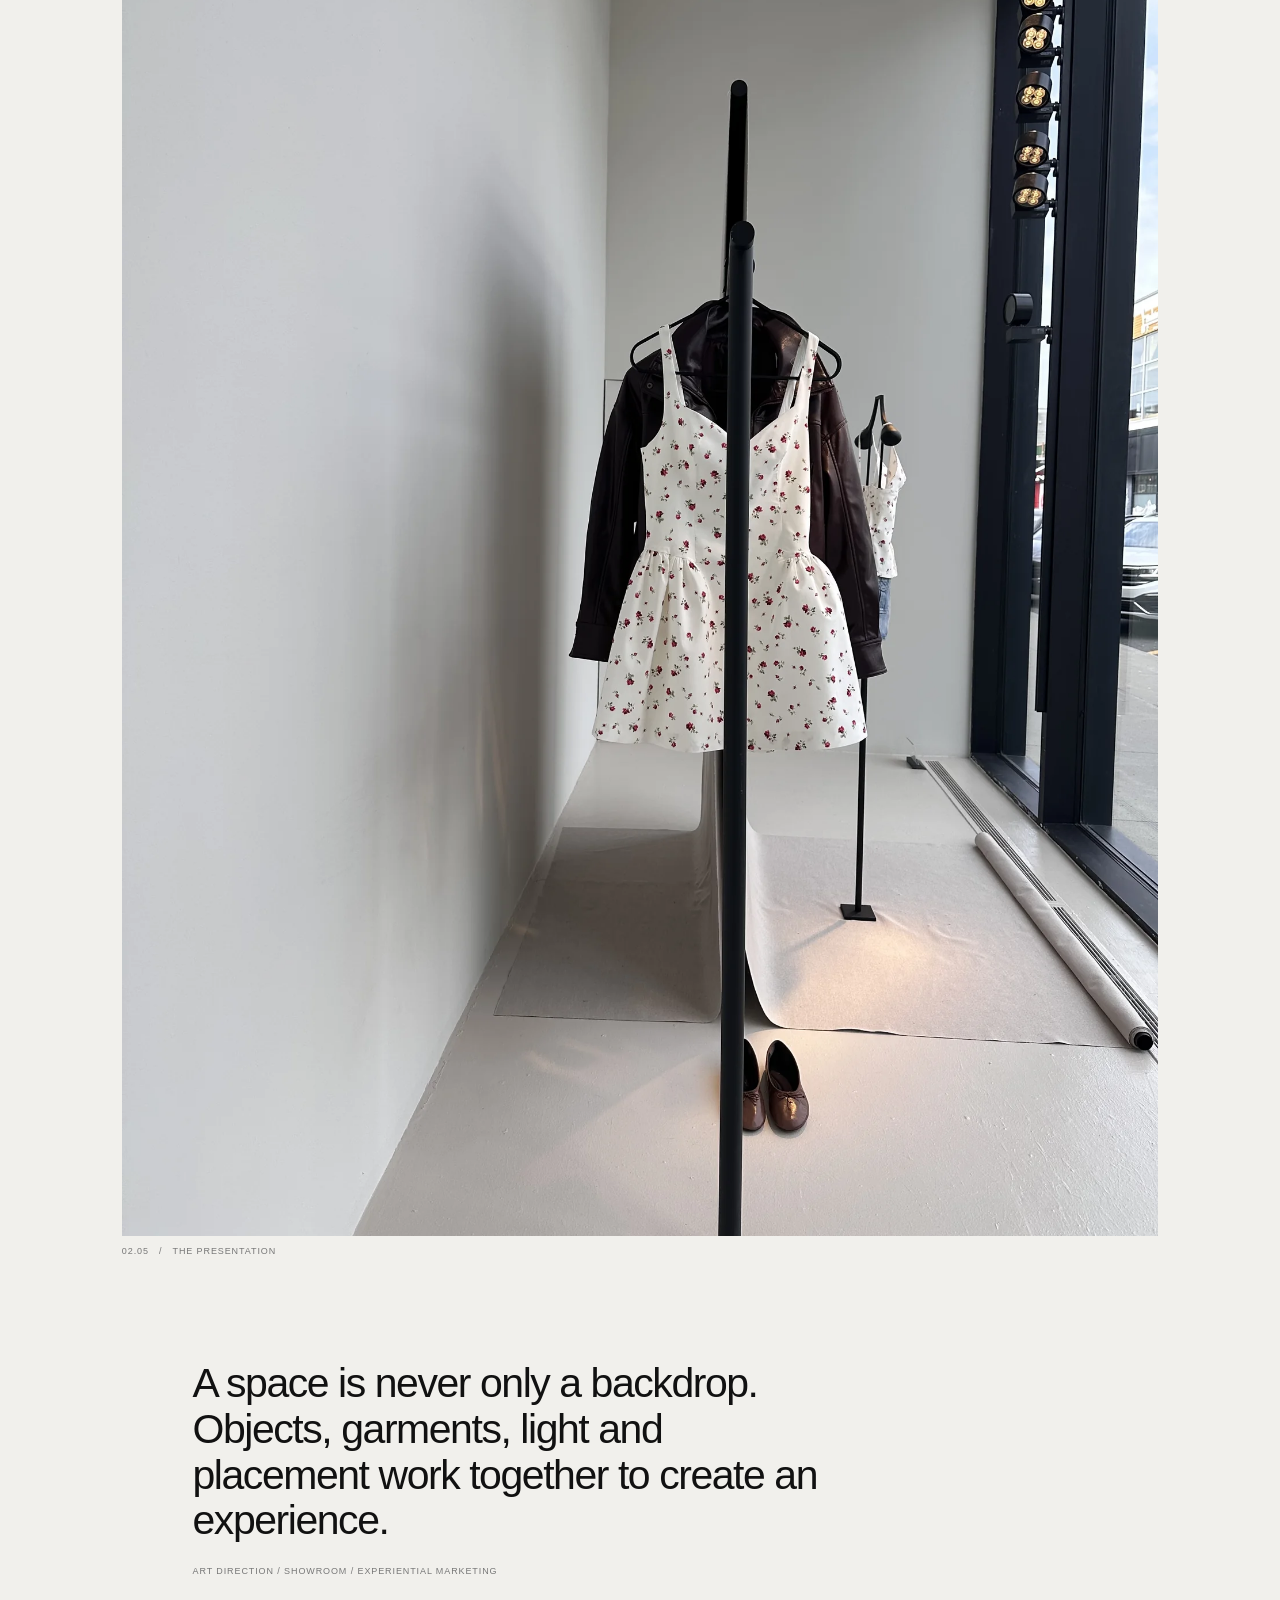
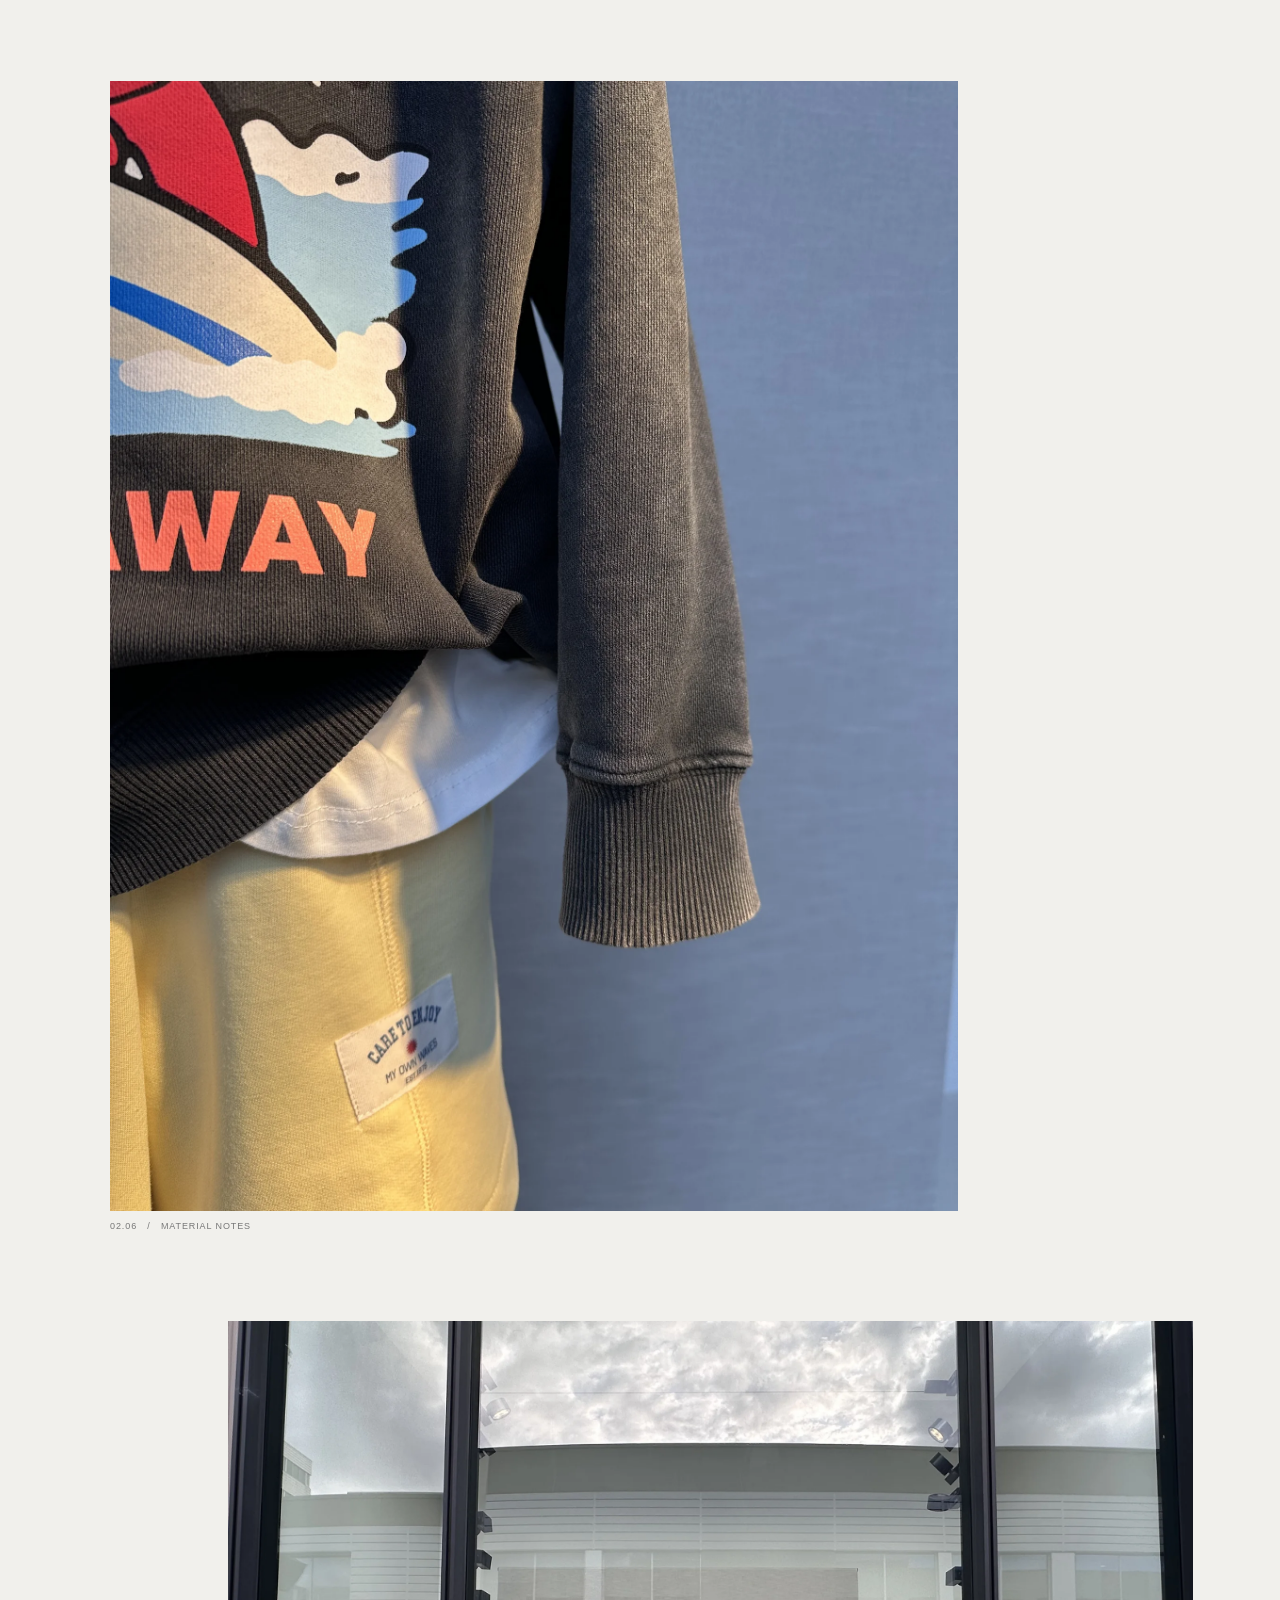
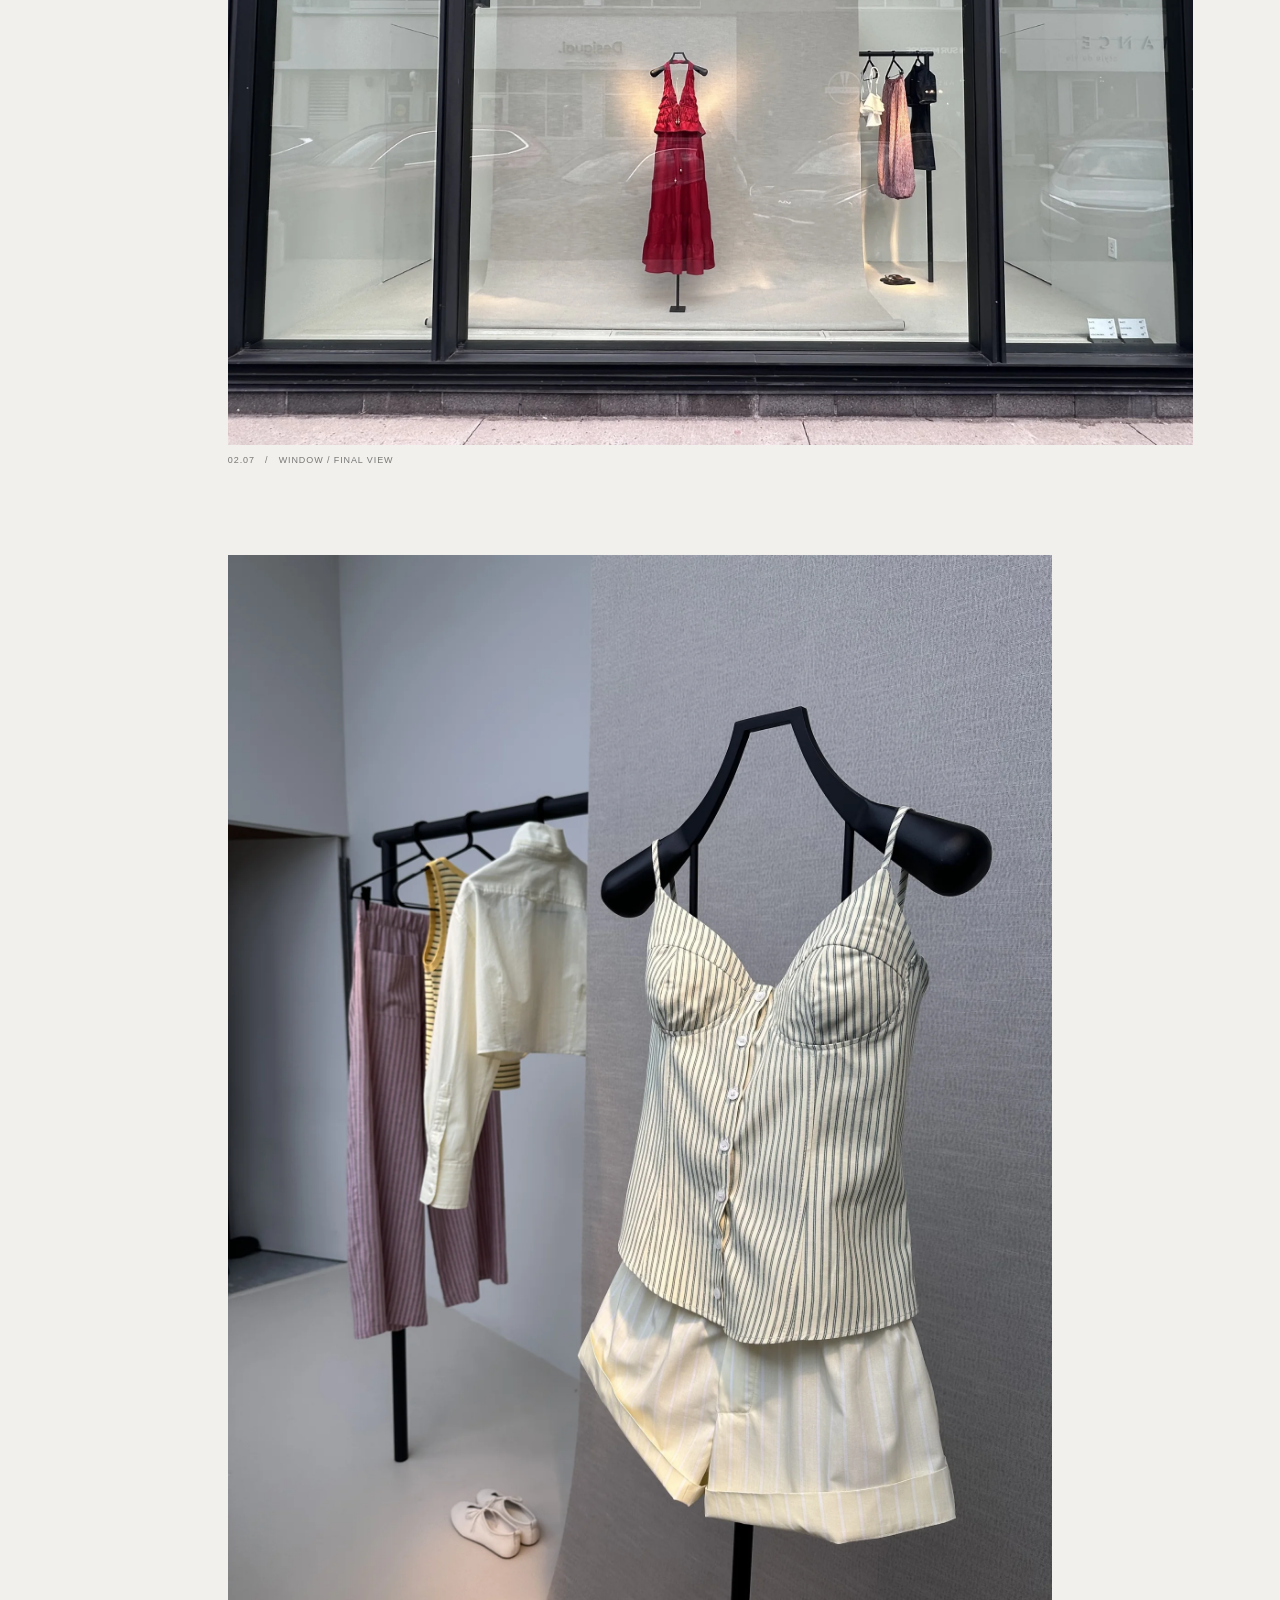
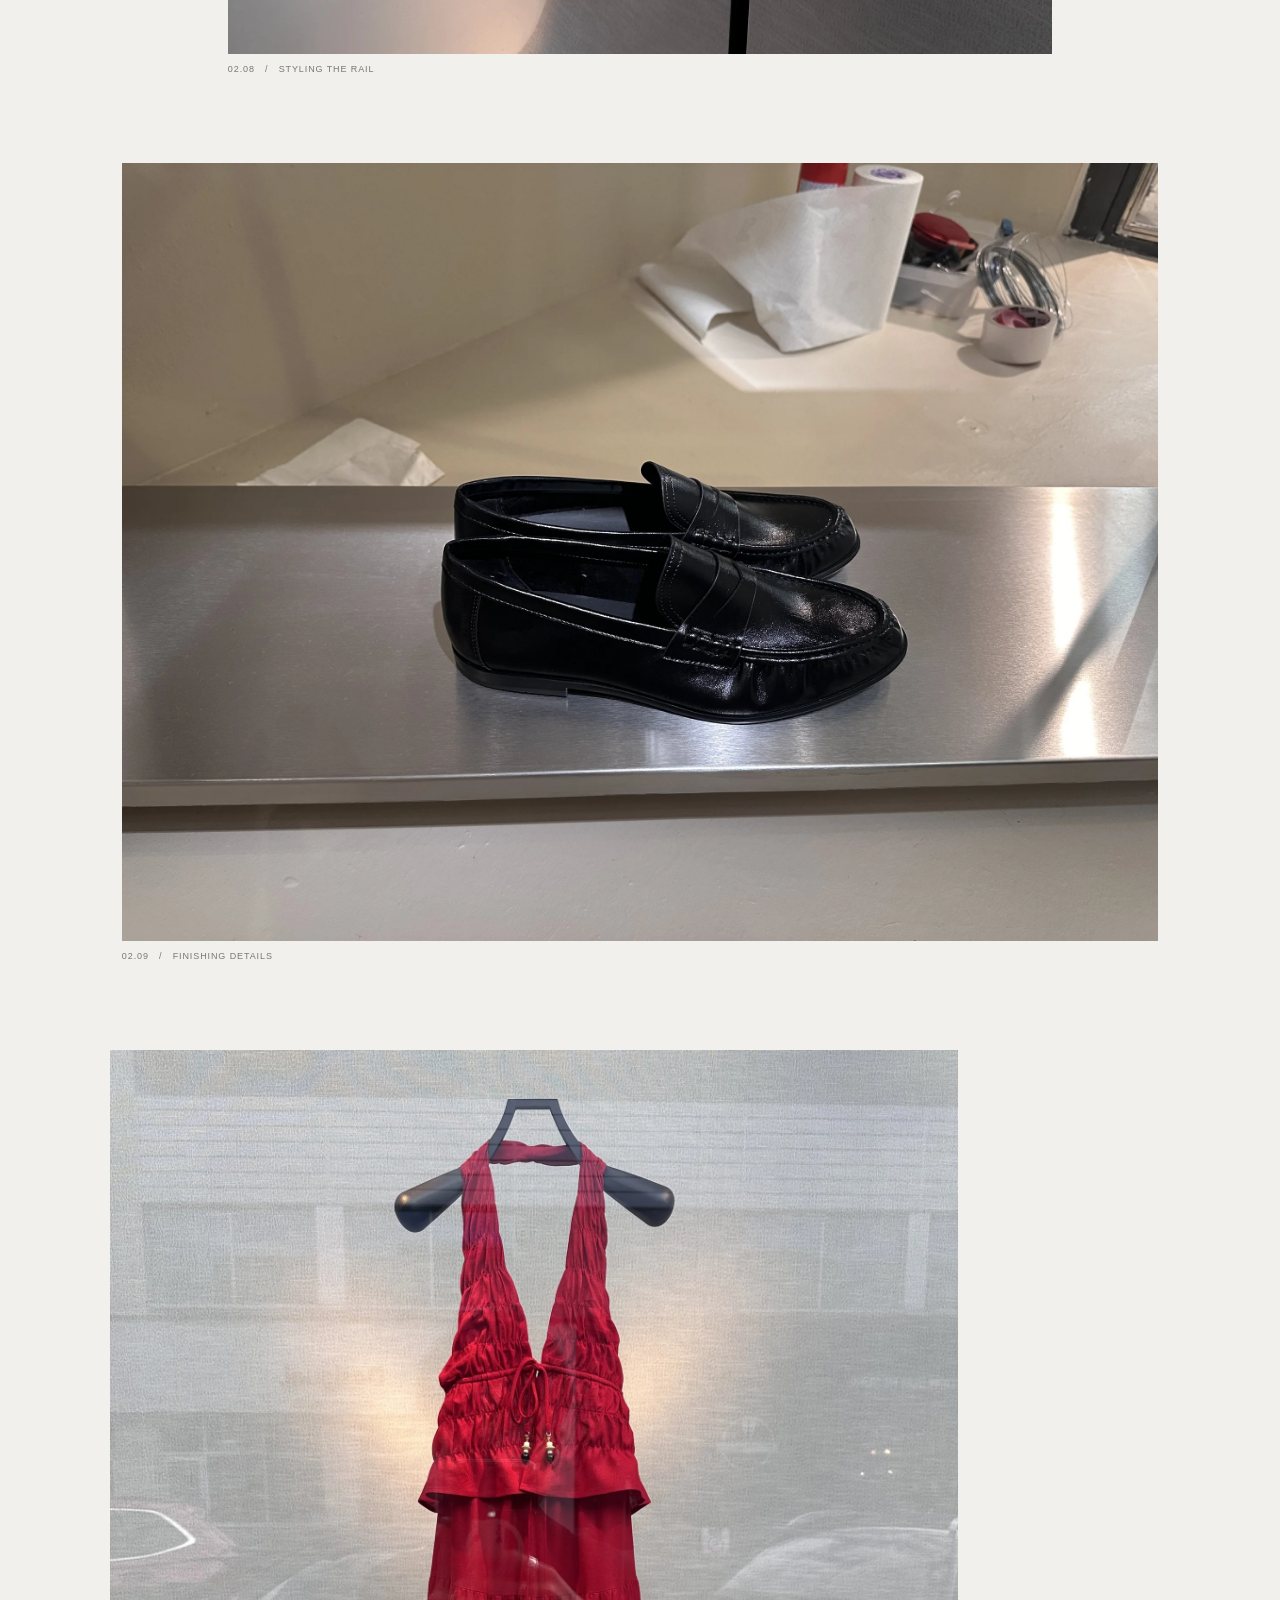
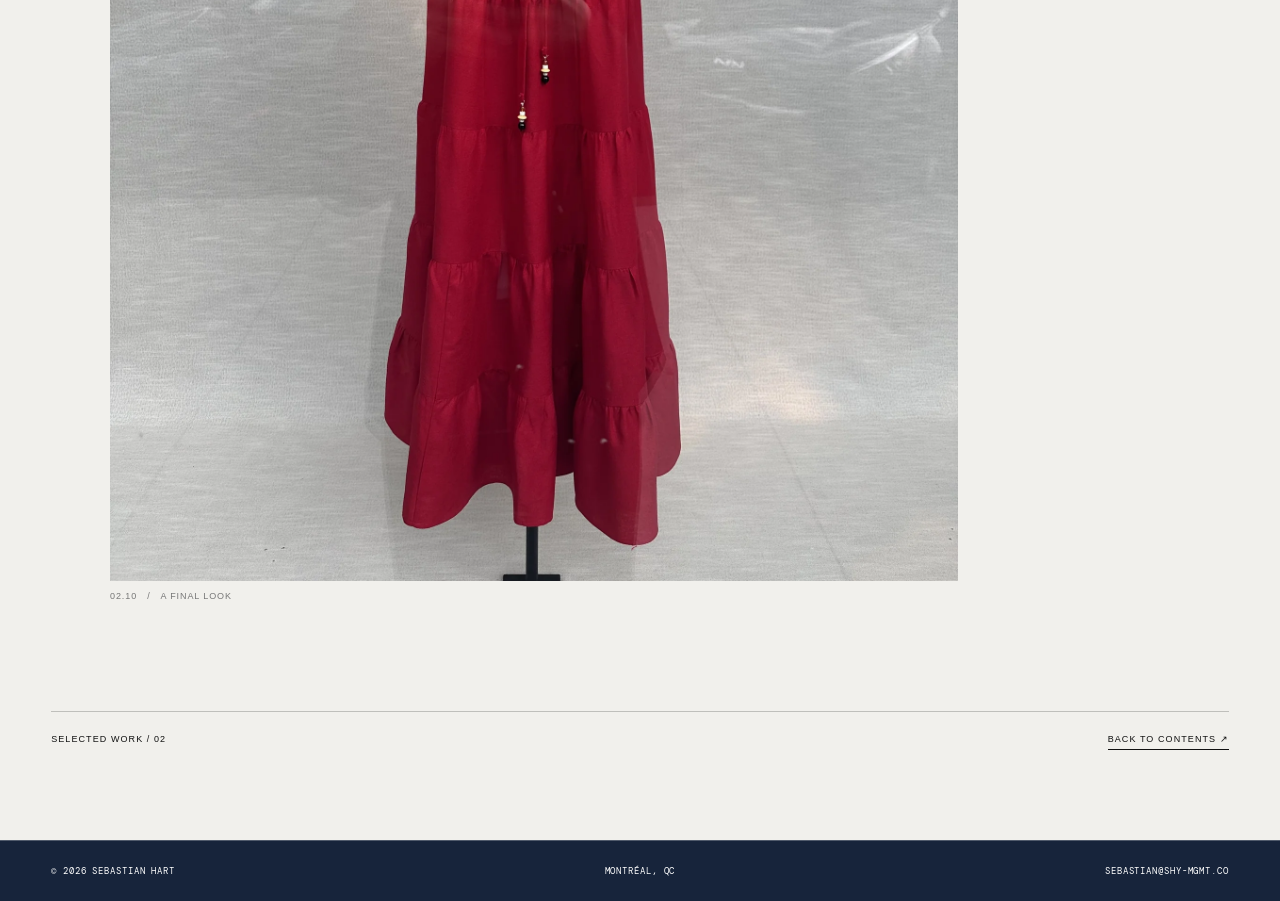
<file: spatial-narratives.html>
<!doctype html>
<html lang="en"><head><meta charset="utf-8"><meta name="viewport" content="width=device-width, initial-scale=1">
<meta name="theme-color" content="#f1f0ec"><meta name="description" content="Window displays, showroom presentations and the small material details that give a space its visual language.">
<title>Spatial<br><em>Narratives</em> — Sebastian Hart</title><link rel="stylesheet" href="style.css"></head>
<body>
<header class="site-header editorial-header"><a class="wordmark" href="index.html">SEBASTIAN HART</a><nav><a href="index.html#contents">INDEX</a><a href="mailto:sebastian@shy-mgmt.co">CONTACT</a></nav><span class="header-issue">JOURNAL / 02</span></header>
<main class="editorial-main">
  <div class="editorial-kicker"><span>SEBASTIAN HART / JOURNAL</span><span>NO. 02 &nbsp; — &nbsp; 2026</span></div>
  <h1 class="editorial-title">SPATIAL NARRATIVES</h1>
  <p class="editorial-deck">Art Direction / Showroom / Experiential Marketing</p>
  <section class="story-grid" aria-label="SPATIAL NARRATIVES">
    <figure class="story-image span-5 offset-1 tall">
          <img src="images/project-02-01.webp" alt="A garment presented as a sculptural object." loading="eager">
          <figcaption>02.01 &nbsp; / &nbsp; OBJECT / FORM</figcaption>
        </figure><figure class="story-image span-8 offset-2 wide">
          <img src="images/project-02-02.webp" alt="A considered clothing display within a showroom." loading="lazy">
          <figcaption>02.02 &nbsp; / &nbsp; THE SHOWROOM</figcaption>
        </figure><figure class="story-image span-7 offset-1 wide">
          <img src="images/project-02-03.webp" alt="A window presentation viewed from the street." loading="lazy">
          <figcaption>02.03 &nbsp; / &nbsp; WINDOW STUDY</figcaption>
        </figure><figure class="story-image span-4 offset-2 tall">
          <img src="images/project-02-04.webp" alt="An iron and its cord — the practical details behind presentation." loading="lazy">
          <figcaption>02.04 &nbsp; / &nbsp; TOOLS & DETAILS</figcaption>
        </figure><figure class="story-image span-5 offset-1 tall">
          <img src="images/project-02-05.webp" alt="A garment and accessories arranged within the showroom." loading="lazy">
          <figcaption>02.05 &nbsp; / &nbsp; THE PRESENTATION</figcaption>
        </figure><div class="story-note"><p>A space is never only a backdrop. Objects, garments, light and placement work together to create an experience.</p><span>ART DIRECTION / SHOWROOM / EXPERIENTIAL MARKETING</span></div><figure class="story-image span-5 offset-2 tall">
          <img src="images/project-02-06.webp" alt="A close study of garment, print and texture." loading="lazy">
          <figcaption>02.06 &nbsp; / &nbsp; MATERIAL NOTES</figcaption>
        </figure><figure class="story-image span-8 offset-1 wide">
          <img src="images/project-02-07.webp" alt="A second window composition with a vivid red garment." loading="lazy">
          <figcaption>02.07 &nbsp; / &nbsp; WINDOW / FINAL VIEW</figcaption>
        </figure><figure class="story-image span-5 offset-2 tall">
          <img src="images/project-02-08.webp" alt="Garments grouped by tone and silhouette." loading="lazy">
          <figcaption>02.08 &nbsp; / &nbsp; STYLING THE RAIL</figcaption>
        </figure><figure class="story-image span-6 offset-1 wide">
          <img src="images/project-02-09.webp" alt="Shoes and accessories arranged as part of the display." loading="lazy">
          <figcaption>02.09 &nbsp; / &nbsp; FINISHING DETAILS</figcaption>
        </figure><figure class="story-image span-7 offset-2 tall">
          <img src="images/project-02-10.webp" alt="A red dress presented in the window." loading="lazy">
          <figcaption>02.10 &nbsp; / &nbsp; A FINAL LOOK</figcaption>
        </figure>
  </section>
  <div class="story-end"><span>SELECTED WORK / 02</span><a href="index.html#contents">BACK TO CONTENTS ↗</a></div>
</main>
<footer class="site-footer"><span>© 2026 SEBASTIAN HART</span><span>MONTRÉAL, QC</span><a href="mailto:sebastian@shy-mgmt.co">SEBASTIAN@SHY-MGMT.CO</a></footer>
<script src="script.js"></script></body></html>
</file>
<file: style.css>
@import url('https://fonts.googleapis.com/css2?family=DM+Mono:wght@400;500&family=DM+Sans:wght@400;500;600;700&family=Playfair+Display:ital,wght@0,500;0,600;1,500;1,600&display=swap');

:root{--paper:#f1f0ec;--ink:#111;--muted:#777;--line:rgba(17,17,17,.22);--mono:"DM Mono",monospace;--sans:"DM Sans",Arial,sans-serif;--serif:"Playfair Display",Georgia,serif}
*{box-sizing:border-box;margin:0;padding:0}
html{scroll-behavior:smooth}
body{background:var(--paper);color:var(--ink);font-family:var(--sans);font-weight:400}
a{color:inherit;text-decoration:none}
img{display:block;width:100%;height:100%;object-fit:cover}
.site-header{height:76px;padding:0 4vw;display:flex;align-items:center;justify-content:space-between;border-bottom:1px solid var(--line);position:absolute;top:0;left:0;width:100%;z-index:5;color:#fff;mix-blend-mode:difference}
.wordmark{font-size:12px;letter-spacing:.18em;font-weight:700}
.site-header nav{display:flex;gap:28px}
.site-header nav a,.header-issue{font:9px var(--mono);letter-spacing:.1em}
.cover{min-height:100svh;background:#111;color:#f2f1ed;padding:100px 4vw 24px;display:flex;flex-direction:column;justify-content:space-between;overflow:hidden}
.cover-topline,.cover-bottomline{display:flex;justify-content:space-between;gap:20px;font:9px var(--mono);letter-spacing:.12em}
.cover-art{position:relative;min-height:650px;height:calc(100svh - 180px);max-height:950px;overflow:hidden;background:#1a1a1a}
.cover-title{position:absolute;z-index:3;left:8%;top:17%;width:75%;pointer-events:none}
.cover-kicker,.cover-subtitle{font:10px var(--mono);letter-spacing:.16em;display:block}
.cover-title h1{font-size:clamp(100px,19vw,290px);line-height:.72;letter-spacing:-.105em;font-weight:700;margin:24px 0 34px}
.cover-title h1 em{font-family:var(--serif);font-weight:500;letter-spacing:-.09em}
.cover-image{position:absolute;overflow:hidden;filter:grayscale(1);mix-blend-mode:screen}
.cover-image-one{width:25%;height:66%;right:12%;top:12%;transform:rotate(7deg);z-index:2;border:1px solid #777}
.cover-image-two{width:18%;height:43%;right:30%;bottom:5%;transform:rotate(-9deg);opacity:.72;z-index:1}
.cover-shape{position:absolute;pointer-events:none}
.shape-ring{width:42vw;height:42vw;border:1px solid #aaa;border-radius:50%;right:-8%;top:-30%;opacity:.55}
.shape-block{width:20vw;height:34vw;background:#dedbd4;right:5%;bottom:-23%;transform:rotate(28deg);mix-blend-mode:difference}
.shape-star{font-size:clamp(100px,20vw,280px);right:37%;top:2%;color:#dedbd4;line-height:1;mix-blend-mode:difference}
.cover-side-note{position:absolute;right:4%;bottom:8%;z-index:4;font:10px/1.6 var(--mono);letter-spacing:.12em}
.cover-bottomline a{border-bottom:1px solid #888;padding-bottom:5px}
.intro-strip{padding:100px 8vw;display:flex;justify-content:space-between;align-items:flex-end;border-bottom:1px solid var(--line)}
.intro-strip p{font:clamp(30px,5vw,68px)/.98 var(--serif);letter-spacing:-.045em}
.intro-strip span{font:9px/1.8 var(--mono);letter-spacing:.1em;color:var(--muted)}
.contents-section{padding:80px 4vw 120px}
.section-heading{display:flex;justify-content:space-between;border-bottom:1px solid var(--line);padding-bottom:14px;margin-bottom:65px;font:9px var(--mono);letter-spacing:.14em}
.category-card{display:grid;grid-template-columns:1.15fr 1fr;grid-template-rows:auto auto;column-gap:8vw;align-items:center;margin-bottom:130px;position:relative}
.category-card:nth-of-type(odd){grid-template-columns:1fr 1.1fr}
.category-image{height:min(68vw,740px);overflow:hidden;background:#ddd}
.category-image img{transition:transform .9s cubic-bezier(.2,.7,.2,1);filter:grayscale(1)}
.category-card:hover .category-image img{transform:scale(1.025)}
.category-caption{padding:5vw 0;position:relative}
.category-caption>span:first-child{font:9px var(--mono);letter-spacing:.15em}
.category-caption h2{font-size:clamp(54px,8vw,120px);line-height:.86;letter-spacing:-.075em;font-weight:500;margin:35px 0}
.category-caption h2 em{font-family:var(--serif);font-weight:500}
.category-enter{font:9px var(--mono);letter-spacing:.12em;border-bottom:1px solid var(--ink);padding-bottom:7px}
.category-description{grid-column:2;font:9px var(--mono);letter-spacing:.08em;color:var(--muted);padding-top:15px}
.category-two{grid-template-columns:1fr 1fr;direction:rtl}
.category-two>*{direction:ltr}
.category-two .category-description{grid-column:1}
.category-three{grid-template-columns:1.1fr 1fr}
.about-section{background:#111;color:#f1f0ec;padding:110px 8vw 130px}
.eyebrow{font:9px var(--mono);letter-spacing:.15em}
.about-layout{display:grid;grid-template-columns:1.3fr .7fr;gap:8vw;margin-top:70px;align-items:end}
.about-layout h2{font-size:clamp(70px,12vw,170px);line-height:.8;letter-spacing:-.09em;font-weight:500}
.about-layout h2 em{font-family:var(--serif);font-weight:500}
.about-copy{max-width:390px;font-size:13px;line-height:1.8;color:#c3c1bc}
.about-copy p+p{margin-top:24px}
.about-copy a{display:inline-block;margin-top:35px;padding-bottom:7px;border-bottom:1px solid #aaa;font:9px var(--mono);letter-spacing:.1em;color:#fff}
.site-footer{background:#111;color:#f1f0ec;border-top:1px solid #555;padding:24px 4vw;display:flex;justify-content:space-between;gap:20px;font:9px var(--mono);letter-spacing:.1em}
.editorial-header{position:relative;background:var(--paper);color:var(--ink);mix-blend-mode:normal;border-bottom:1px solid var(--line)}
.editorial-header .wordmark{color:var(--ink)}
.editorial-header nav a{color:var(--ink)}
.editorial-main{padding:120px 4vw 80px}
.editorial-kicker{display:flex;justify-content:space-between;font:9px var(--mono);letter-spacing:.14em;border-bottom:1px solid var(--line);padding-bottom:14px}
.editorial-title{font-size:clamp(64px,12vw,175px);line-height:.82;letter-spacing:-.09em;font-weight:500;margin:55px 0 30px}
.editorial-title em{font-family:var(--serif);font-weight:500}
.editorial-deck{font:11px/1.7 var(--mono);letter-spacing:.04em;max-width:420px;margin:0 0 65px;color:#555}
.story-grid{display:grid;grid-template-columns:repeat(12,1fr);gap:clamp(28px,5vw,80px) 2vw}
.story-image{overflow:hidden;background:#ddd}
.story-image img{filter:grayscale(1);height:auto;aspect-ratio:4/5;object-fit:cover}
.story-image.wide img{aspect-ratio:16/10}
.story-image.landscape img{aspect-ratio:3/2}
.story-image.tall img{aspect-ratio:3/4}
.story-image figure{margin:0}
.story-image figcaption{font:9px var(--mono);letter-spacing:.1em;color:var(--muted);padding-top:10px}
.story-image.span-12{grid-column:span 12}
.story-image.span-8{grid-column:span 8}
.story-image.span-7{grid-column:span 7}
.story-image.span-6{grid-column:span 6}
.story-image.span-5{grid-column:span 5}
.story-image.span-4{grid-column:span 4}
.story-image.offset-1{grid-column-start:2}
.story-image.offset-2{grid-column-start:3}
.story-note{grid-column:span 5;align-self:center;padding:4vw 0}
.story-note p{font:clamp(24px,4vw,52px)/1.05 var(--serif);letter-spacing:-.035em}
.story-note span{display:block;margin-top:22px;font:9px var(--mono);letter-spacing:.12em;color:var(--muted)}
.story-end{margin-top:110px;padding-top:22px;border-top:1px solid var(--line);display:flex;justify-content:space-between;font:9px var(--mono);letter-spacing:.12em}
.story-end a{border-bottom:1px solid;padding-bottom:5px}
@media(max-width:700px){
 .site-header{height:64px;padding:0 20px}.site-header nav{gap:14px}.site-header nav a{font-size:8px}.header-issue{display:none}
 .cover{padding:82px 20px 20px;min-height:92svh}.cover-art{height:72svh;min-height:540px}.cover-topline,.cover-bottomline{font-size:7px;letter-spacing:.06em}.cover-topline span:nth-child(3),.cover-bottomline span:last-child{display:none}
 .cover-title{left:5%;top:25%;width:90%}.cover-title h1{font-size:21vw;margin:25px 0}.cover-kicker,.cover-subtitle{font-size:8px}.cover-image-one{width:40%;height:48%;right:8%;top:13%}.cover-image-two{width:30%;height:30%;right:39%;bottom:7%}.shape-ring{width:75vw;height:75vw}.shape-block{width:35vw;height:55vw}.shape-star{right:31%;top:10%;font-size:30vw}
 .intro-strip{padding:65px 20px;display:block}.intro-strip span{display:block;margin-top:30px}
 .contents-section{padding:65px 20px 80px}.section-heading{margin-bottom:40px}
 .category-card,.category-card:nth-of-type(odd),.category-two,.category-three{display:flex;flex-direction:column;align-items:stretch;gap:0;margin-bottom:85px}
 .category-image{height:auto;aspect-ratio:4/5}.category-caption{padding:28px 0 15px}.category-caption h2{font-size:17vw;margin:22px 0}.category-description{padding-top:10px}
 .about-section{padding:75px 20px 85px}.about-layout{display:block;margin-top:45px}.about-layout h2{font-size:19vw}.about-copy{margin-top:55px}
 .site-footer{padding:20px;flex-wrap:wrap;font-size:8px}.site-footer a{width:100%}
 .editorial-main{padding:95px 20px 60px}.editorial-title{font-size:17vw;margin:40px 0 22px}.editorial-deck{margin-bottom:45px}
 .story-grid{gap:38px 12px}.story-image.span-12{grid-column:span 12}.story-image.span-8,.story-image.span-7,.story-image.span-6,.story-image.span-5,.story-image.span-4{grid-column:span 12}.story-image.offset-1,.story-image.offset-2{grid-column-start:1}
 .story-note{grid-column:span 12;padding:20px 0}.story-end{margin-top:70px;gap:20px;flex-wrap:wrap}
}
@media(prefers-reduced-motion:reduce){html{scroll-behavior:auto}.category-image img{transition:none}}

.js .reveal{opacity:0;transform:translateY(24px);transition:opacity .8s ease,transform .8s cubic-bezier(.2,.7,.2,1)}
.js .reveal.is-visible{opacity:1;transform:translateY(0)}
@media(prefers-reduced-motion:reduce){.js .reveal{opacity:1;transform:none;transition:none}}

/* Revised art direction: full-colour photography, cleaner typography and larger editorial images. */
:root{--sans:Arial,Helvetica,sans-serif;--serif:Arial,Helvetica,sans-serif}
img,.category-image img,.story-image img,.cover-photo img{filter:none!important;-webkit-filter:none!important;mix-blend-mode:normal!important}
.cover{padding:0;min-height:100svh;background:#111;display:block}
.cover-photo{position:relative;width:100%;height:100svh;min-height:620px;overflow:hidden;background:#222}
.cover-photo>img{position:absolute;inset:0;width:100%;height:100%;object-fit:cover;object-position:center 42%;filter:none!important}
.cover-photo:after{content:"";position:absolute;inset:0;background:linear-gradient(180deg,rgba(0,0,0,.34),transparent 28%,transparent 65%,rgba(0,0,0,.32));pointer-events:none}
.cover-name{position:absolute;z-index:2;top:9%;left:4vw;right:4vw;color:#fff;text-align:center;font-family:Arial,Helvetica,sans-serif;font-size:clamp(38px,9vw,140px);font-weight:700;letter-spacing:-.065em;line-height:.9;white-space:nowrap}
.cover-meta{position:absolute;z-index:2;top:3%;left:4vw;right:4vw;display:flex;justify-content:space-between;color:#fff;font:10px Arial,Helvetica,sans-serif;letter-spacing:.12em}
.cover-explore{position:absolute;z-index:2;bottom:5%;left:50%;transform:translateX(-50%);color:#fff;border-bottom:1px solid rgba(255,255,255,.8);padding-bottom:8px;font:10px Arial,Helvetica,sans-serif;letter-spacing:.13em;white-space:nowrap}
.category-caption h2{font-family:Arial,Helvetica,sans-serif;font-size:clamp(30px,4.5vw,66px);line-height:.98;letter-spacing:-.055em;font-weight:600;margin:26px 0 30px;max-width:600px}
.category-caption h2 em{font-family:inherit;font-style:normal;font-weight:600}
.category-caption>span:first-child,.category-description,.category-enter{font-family:Arial,Helvetica,sans-serif;letter-spacing:.08em}
.editorial-main{padding:105px 4vw 90px}
.editorial-kicker{font-family:Arial,Helvetica,sans-serif;font-size:10px;letter-spacing:.1em}
.editorial-title{font-family:Arial,Helvetica,sans-serif;font-size:clamp(34px,5.4vw,76px);font-weight:600;line-height:.98;letter-spacing:-.055em;margin:30px 0 12px;text-transform:uppercase}
.editorial-title em{font-family:inherit;font-style:normal;font-weight:600}
.editorial-deck{font:11px/1.5 Arial,Helvetica,sans-serif;letter-spacing:.06em;text-transform:uppercase;color:#666;max-width:none;margin:0 0 42px}
.story-grid{display:flex;flex-direction:column;align-items:center;gap:clamp(42px,7vw,100px)}
.story-image{width: min(88%,1120px);margin:0;overflow:visible;background:transparent}
.story-image:nth-of-type(4n+2){width:min(72%,900px);align-self:flex-start;margin-left:5%}
.story-image:nth-of-type(4n+3){width:min(82%,1050px);align-self:flex-end;margin-right:3%}
.story-image:nth-of-type(4n+4){width:min(70%,850px);align-self:center}
.story-image img,.story-image.wide img,.story-image.landscape img,.story-image.tall img{display:block;width:100%;height:auto;aspect-ratio:auto;object-fit:contain;filter:none!important}
.story-image figcaption{font:9px Arial,Helvetica,sans-serif;letter-spacing:.1em;color:#777;padding-top:10px}
.story-note{width:min(650px,80%);padding:15px 0;align-self:flex-start;margin-left:12%}
.story-note p{font:clamp(23px,3.2vw,42px)/1.12 Arial,Helvetica,sans-serif;letter-spacing:-.035em}
.story-note span{font:9px Arial,Helvetica,sans-serif;letter-spacing:.1em}
.story-end{font-family:Arial,Helvetica,sans-serif}
@media(max-width:700px){
 .cover-photo{min-height:560px;height:92svh}
 .cover-name{top:12%;left:4%;right:4%;font-size:clamp(38px,10vw,76px);white-space:normal;line-height:.92}
 .cover-meta{font-size:8px;left:20px;right:20px;top:3%}
 .cover-meta span:last-child{max-width:42%;text-align:right}
 .category-caption h2{font-size:clamp(30px,9vw,48px);margin:18px 0 22px}
 .editorial-main{padding:88px 18px 60px}
 .editorial-title{font-size:clamp(32px,9vw,52px);margin:28px 0 10px}
 .editorial-deck{font-size:9px;margin-bottom:30px}
 .story-grid{gap:38px}
 .story-image,.story-image:nth-of-type(4n+2),.story-image:nth-of-type(4n+3),.story-image:nth-of-type(4n+4){width:100%;align-self:stretch;margin:0}
 .story-note{width:90%;margin:0;padding:8px 0;align-self:flex-start}
 .story-note p{font-size:26px}
}


/* Cover refinement: quiet masthead, framed image, no competing overlays. */
@import url('https://fonts.googleapis.com/css2?family=Cormorant+Garamond:wght@400;500;600&display=swap');
.home-page .site-header{position:relative;top:auto;left:auto;width:100%;height:68px;padding:0 4vw;background:var(--paper);color:var(--ink);mix-blend-mode:normal;border-bottom:1px solid var(--line)}
.home-page .site-header .wordmark{font-size:12px;letter-spacing:.22em;color:var(--ink)}
.home-page .site-header nav a,.home-page .header-issue{color:var(--ink)}
.cover{min-height:0;height:auto;padding:24px 4vw 28px;background:var(--paper);color:var(--ink);display:flex;gap:16px;justify-content:center;overflow:visible}
.cover-topline,.cover-bottomline{width:100%;font:10px 'Cormorant Garamond',Georgia,serif;letter-spacing:.12em;color:#333}
.cover-topline{padding:0 2px 2px}
.cover-bottomline{padding:2px 2px 0;align-items:center}
.cover-bottomline a{font:10px 'Cormorant Garamond',Georgia,serif;letter-spacing:.12em;border-bottom:1px solid #777;color:var(--ink)}
.cover-frame{width:min(100%,1120px);padding:14px;background:#fff;border:1px solid rgba(17,17,17,.12);box-shadow:0 8px 30px rgba(0,0,0,.045)}
.cover-photo{height:min(70vh,760px);min-height:480px;width:100%;position:relative;overflow:hidden;background:#ddd}
.cover-photo>img{position:absolute;inset:0;width:100%;height:100%;object-fit:cover;object-position:center 42%;filter:none!important}
.cover-photo:after{background:linear-gradient(180deg,rgba(0,0,0,.04),transparent 45%,rgba(0,0,0,.28))}
.cover-name{top:auto;left:5%;right:5%;bottom:12%;text-align:center;font-family:'Cormorant Garamond',Georgia,serif;font-size:clamp(42px,8vw,104px);font-weight:500;letter-spacing:.025em;line-height:.95;white-space:normal;text-shadow:0 1px 12px rgba(0,0,0,.12)}
.cover-journal-line{position:absolute;z-index:2;left:5%;right:5%;bottom:7.2%;color:#fff;text-align:center;font:10px 'Cormorant Garamond',Georgia,serif;letter-spacing:.19em;text-transform:uppercase;text-shadow:0 1px 10px rgba(0,0,0,.2)}
.cover-meta{top:4%;left:4%;right:4%;font:10px 'Cormorant Garamond',Georgia,serif;letter-spacing:.13em}
.cover-explore{display:none}
.intro-strip .intro-note{font:500 clamp(16px,2vw,23px)/1.18 'Cormorant Garamond',Georgia,serif;letter-spacing:.045em;color:#333;text-transform:uppercase}
.section-heading{font:500 17px 'Cormorant Garamond',Georgia,serif;letter-spacing:.12em}
.section-heading span:last-child{font:500 15px 'Cormorant Garamond',Georgia,serif;letter-spacing:.08em}
@media(max-width:700px){
 .home-page .site-header{height:60px;padding:0 20px}
 .home-page .site-header nav{gap:13px}
 .home-page .site-header nav a{font-size:8px}
 .cover{padding:18px 14px 22px;gap:12px}
 .cover-frame{padding:8px}
 .cover-photo{height:68svh;min-height:440px}
 .cover-name{font-size:clamp(38px,10vw,68px);bottom:12%;left:3%;right:3%;white-space:normal}
 .cover-journal-line{font-size:8px;bottom:7.5%;letter-spacing:.12em}
 .cover-meta{font-size:8px;top:3%;left:3%;right:3%}
 .cover-topline,.cover-bottomline{font-size:9px;letter-spacing:.08em}
 .intro-strip .intro-note{font-size:19px;margin-top:24px}
 .section-heading{font-size:16px}
}


/* REVISION 04 — full-bleed cover, white publication canvas, original Spring 2027 marquee */
:root{--paper:#fff;--ink:#101010;--muted:#777;--line:rgba(16,16,16,.18)}
body{background:#fff;color:#101010}
.home-page .site-header{position:absolute;top:0;left:0;width:100%;height:76px;padding:0 4vw;background:transparent;color:#fff;border:0;z-index:10;mix-blend-mode:normal}
.home-page .site-header .wordmark,.home-page .site-header nav a{color:#fff;text-shadow:0 1px 12px rgba(0,0,0,.25)}
.home-page .site-header .wordmark{font-size:11px;letter-spacing:.2em}
.home-page .site-header nav a{font:9px var(--mono);letter-spacing:.12em}
.cover{position:relative;width:100%;height:100svh;min-height:620px;padding:0;margin:0;display:block;background:#111;overflow:hidden}
.cover-topline,.cover-bottomline{display:none!important}
.cover-frame{position:absolute;inset:0;width:100%;height:100%;padding:0;margin:0;border:0;box-shadow:none;background:transparent}
.cover-photo{position:absolute;inset:0;width:100%;height:100%;min-height:0;background:#111}
.cover-photo>img{position:absolute;inset:0;width:100%;height:100%;object-fit:cover;object-position:center 42%;filter:none!important;-webkit-filter:none!important}
.cover-photo:after{content:"";position:absolute;inset:0;background:linear-gradient(180deg,rgba(0,0,0,.22),transparent 32%,transparent 65%,rgba(0,0,0,.22));pointer-events:none}
.cover-name{position:absolute;z-index:3;top:13%;bottom:auto;left:4vw;right:4vw;text-align:center;color:#fff;font-family:'Cormorant Garamond',Georgia,serif;font-size:clamp(46px,8vw,112px);font-weight:500;letter-spacing:.025em;line-height:.95;white-space:normal;text-shadow:0 1px 16px rgba(0,0,0,.22)}
.cover-journal-line{position:absolute;z-index:3;top:calc(13% + clamp(52px,8vw,112px));bottom:auto;left:4vw;right:4vw;color:#fff;text-align:center;font:10px 'Cormorant Garamond',Georgia,serif;letter-spacing:.19em;text-transform:uppercase;text-shadow:0 1px 12px rgba(0,0,0,.3)}
.cover-meta{z-index:3;top:96px;left:4vw;right:4vw;color:#fff;font:9px var(--mono);letter-spacing:.12em}
.marquee{width:100%;overflow:hidden;background:#17243b;color:#fff;padding:19px 0;border-top:1px solid #17243b;border-bottom:1px solid #17243b;white-space:nowrap}
.marquee-track{display:flex;width:max-content;animation:journal-marquee 34s linear infinite;will-change:transform}
.marquee-group{display:flex;flex-shrink:0;align-items:center;gap:34px;padding-right:34px;font:11px var(--mono);letter-spacing:.13em}
.marquee-star{font-size:13px;color:#d8dce5}
@keyframes journal-marquee{from{transform:translateX(0)}to{transform:translateX(-50%)}}
@media(prefers-reduced-motion:reduce){.marquee-track{animation:none}}
.contents-section{background:#fff;padding-top:76px}
.section-heading{color:#17243b;border-color:rgba(23,36,59,.22)}
.about-section{background:#17243b;color:#fff}
.site-footer{background:#17243b;color:#fff;border-color:rgba(255,255,255,.25)}
@media(max-width:700px){
 .home-page .site-header{height:60px;padding:0 20px}
 .home-page .site-header nav{gap:13px}
 .home-page .site-header nav a{font-size:8px}
 .cover{height:100svh;min-height:560px}
 .cover-name{top:14%;font-size:clamp(42px,10vw,76px);left:5%;right:5%}
 .cover-journal-line{top:calc(14% + clamp(48px,10vw,76px));font-size:8px;letter-spacing:.13em}
 .cover-meta{top:76px;left:20px;right:20px;font-size:8px}
 .marquee{padding:16px 0}
 .marquee-group{font-size:9px;gap:22px;padding-right:22px}
}

/* REVISION 05 — bold masthead and a subtle white photographic frame */
.home-page .cover-frame{
  inset:12px;
  width:auto;
  height:auto;
  padding:0;
  border:1px solid rgba(255,255,255,.78);
  box-shadow:none;
  background:transparent;
}
.home-page .cover-photo{
  inset:0;
  width:100%;
  height:100%;
  min-height:0;
}
.home-page .cover-name{
  font-family:Arial, Helvetica, sans-serif;
  font-weight:800;
  letter-spacing:-.065em;
  font-size:clamp(46px,8.5vw,120px);
  line-height:.9;
  text-transform:uppercase;
}
@media(max-width:700px){
  .home-page .cover-frame{inset:8px;}
  .home-page .cover-name{font-size:clamp(40px,10vw,76px);letter-spacing:-.055em;}
}


/* REVISION 06 — warm ivory publication paper and consistent editorial typography */
:root{--paper:#f1f0ec;--ink:#111;--muted:#777;--line:rgba(17,17,17,.22)}
body{background:var(--paper);color:var(--ink)}
.contents-section{background:var(--paper)}
.home-page .site-header nav a{font:500 13px 'Cormorant Garamond',Georgia,serif;letter-spacing:.13em;text-transform:uppercase}
.home-page .section-heading{font:500 17px 'Cormorant Garamond',Georgia,serif;letter-spacing:.12em}
.home-page .section-heading span:last-child{font:500 15px 'Cormorant Garamond',Georgia,serif;letter-spacing:.08em}
@media(max-width:700px){
 .home-page .site-header nav a{font-size:11px;letter-spacing:.09em}
}
</file>
